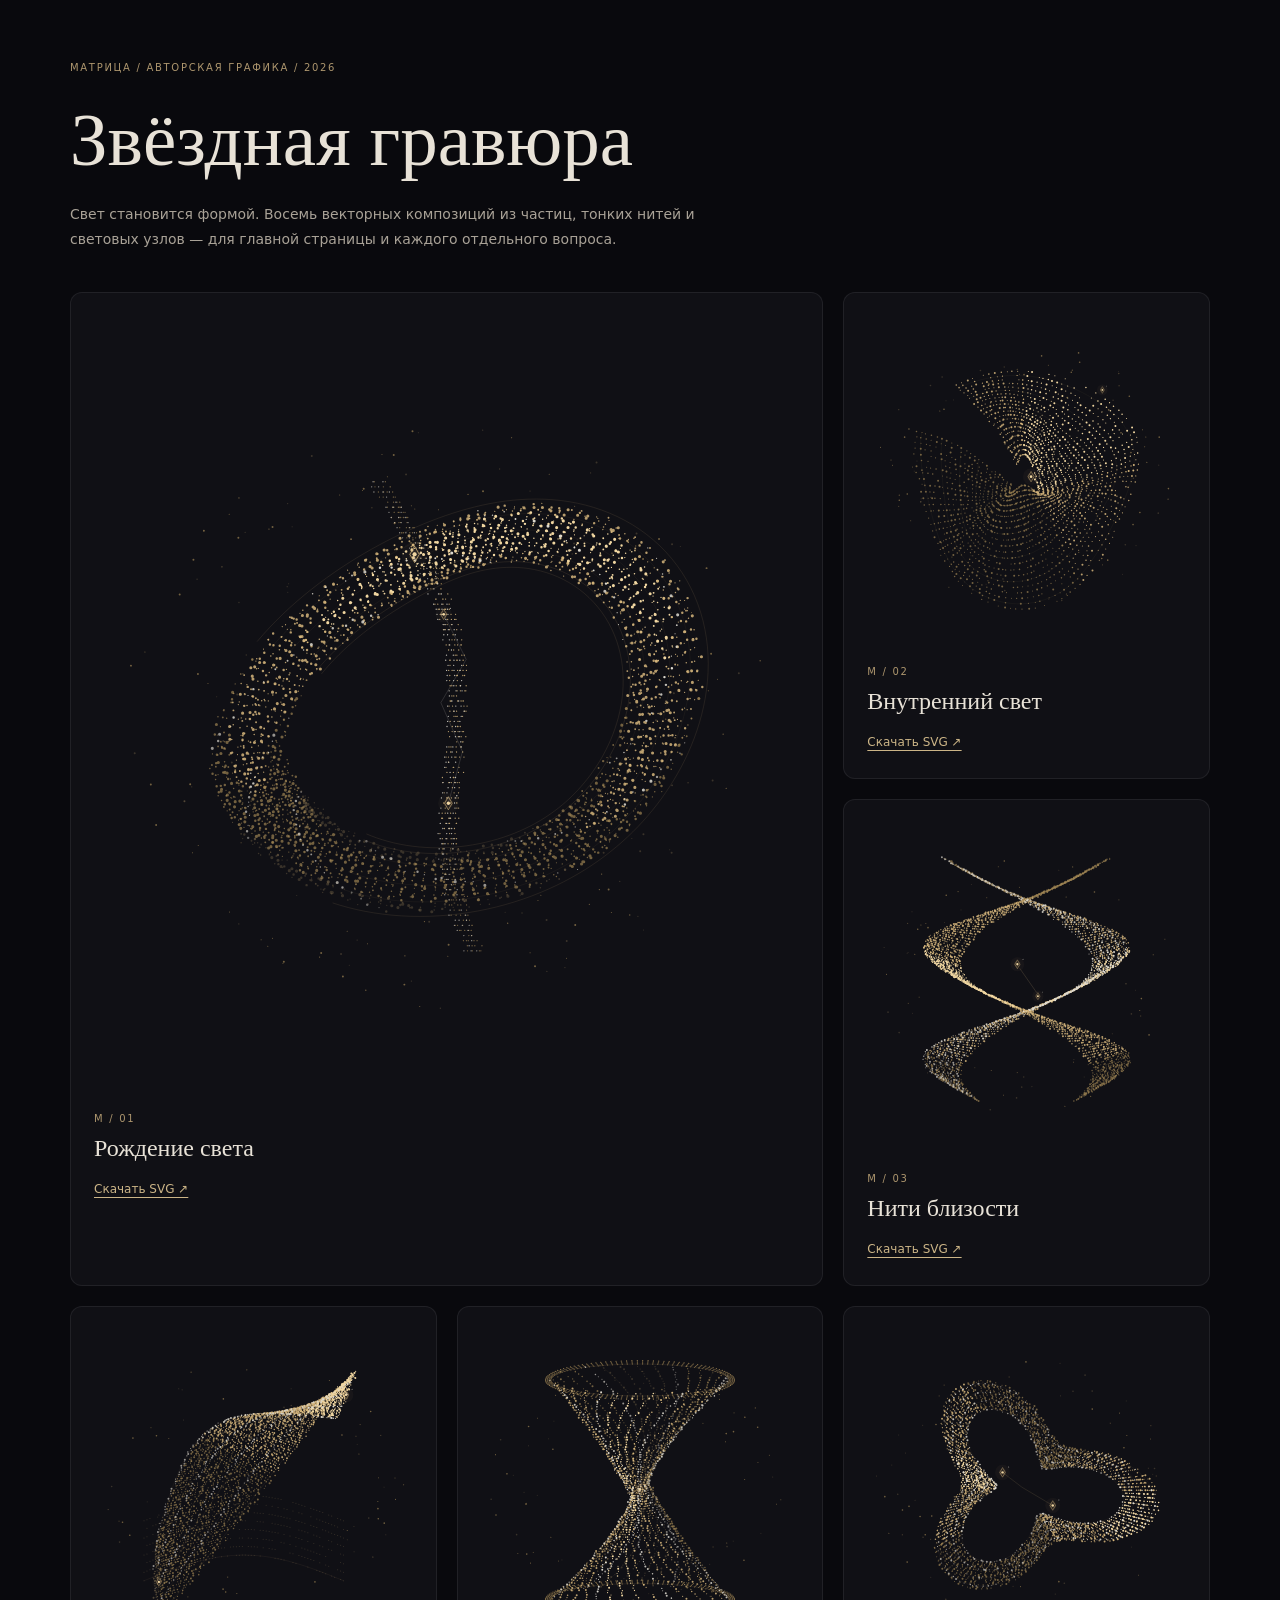
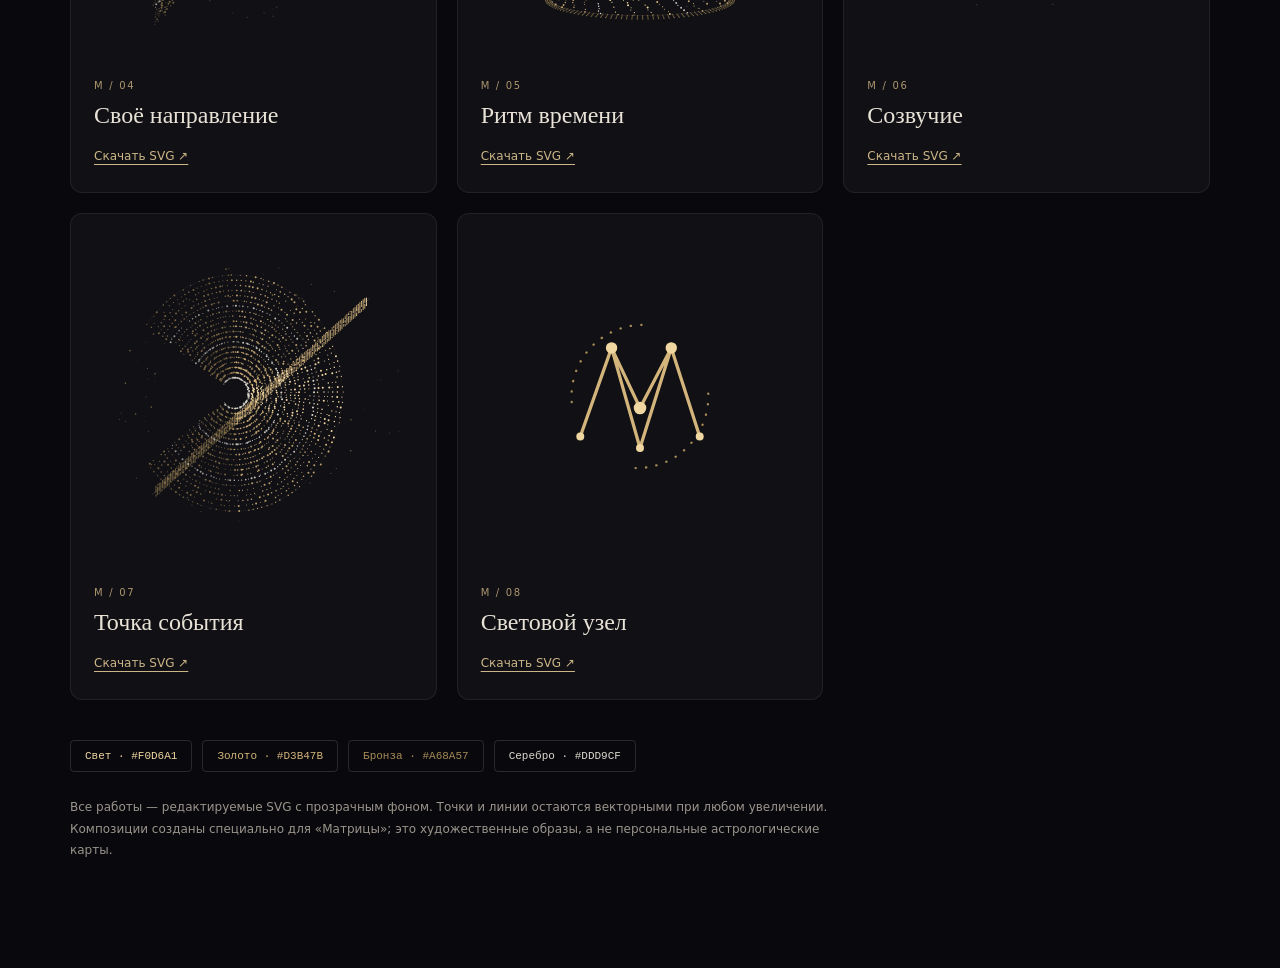
<file: app/static/particles/index.html>
<!doctype html>
<html lang="ru">
  <meta charset="utf-8" /><meta
    name="viewport"
    content="width=device-width,initial-scale=1"
  /><title>Звёздная гравюра · Матрица</title
  ><style>
    * {
      box-sizing: border-box;
    }
    body {
      margin: 0;
      background: #09090d;
      color: #e8e2d7;
      font:
        14px/1.8 system-ui,
        sans-serif;
    }
    main {
      max-width: 1200px;
      padding: 54px 30px 80px;
      margin: auto;
    }
    header {
      margin-bottom: 40px;
    }
    small {
      color: #ad966e;
      font-size: 10px;
      letter-spacing: 0.17em;
      text-transform: uppercase;
    }
    h1 {
      font:
        400 clamp(40px, 6vw, 75px) / 1.1 Georgia,
        serif;
      margin: 20px 0;
    }
    header p {
      color: #a9a297;
      max-width: 680px;
      font-size: 14px;
    }
    .grid {
      display: grid;
      grid-template-columns: repeat(3, 1fr);
      gap: 20px;
    }
    figure {
      margin: 0;
      background: #101015;
      border: 1px solid #ffffff12;
      border-radius: 12px;
      overflow: hidden;
    }
    figure:first-child {
      grid-column: span 2;
      grid-row: span 2;
      display: flex;
      flex-direction: column;
      justify-content: center;
    }
    img {
      display: block;
      width: 100%;
      height: auto;
      aspect-ratio: 1;
    }
    figure:last-child img {
      padding: 25%;
    }
    figcaption {
      padding: 0 23px 24px;
    }
    h2 {
      font:
        400 24px Georgia,
        serif;
      margin: 5px 0 14px;
    }
    a {
      color: #ccb587;
      text-underline-offset: 4px;
      font-size: 12px;
    }
    .swatches {
      display: flex;
      gap: 10px;
      flex-wrap: wrap;
      margin-top: 40px;
    }
    .swatches span {
      padding: 9px 14px;
      border: 1px solid #ffffff22;
      border-radius: 4px;
      font: 11px monospace;
    }
    .note {
      color: #9a948b;
      font-size: 12px;
      margin: 25px 0;
      max-width: 780px;
    }
    @media (max-width: 700px) {
      main {
        padding: 32px 20px;
      }
      .grid {
        grid-template-columns: repeat(2, 1fr);
        gap: 12px;
      }
      figure:first-child {
        grid-column: 1/-1;
        grid-row: auto;
      }
      figcaption {
        padding: 0 16px 20px;
      }
      h2 {
        font-size: 19px;
      }
    }
    @media (max-width: 400px) {
      .grid {
        grid-template-columns: 1fr;
      }
      figure:first-child {
        grid-column: auto;
      }
    }
  </style>
  <main>
    <header>
      <small>Матрица / Авторская графика / 2026</small>
      <h1>Звёздная гравюра</h1>
      <p>
        Свет становится формой. Восемь векторных композиций из частиц, тонких
        нитей и световых узлов — для главной страницы и каждого отдельного
        вопроса.
      </p>
    </header>
    <div class="grid">
      <figure>
        <img src="origin.svg" width="640" height="640" alt="Рождение света" />
        <figcaption>
          <small>М / 01</small>
          <h2>Рождение света</h2>
          <a href="origin.svg" download>Скачать SVG ↗</a>
        </figcaption>
      </figure>
      <figure>
        <img src="self.svg" width="640" height="640" alt="Внутренний свет" />
        <figcaption>
          <small>М / 02</small>
          <h2>Внутренний свет</h2>
          <a href="self.svg" download>Скачать SVG ↗</a>
        </figcaption>
      </figure>
      <figure>
        <img
          src="relationships.svg"
          width="640"
          height="640"
          alt="Нити близости"
        />
        <figcaption>
          <small>М / 03</small>
          <h2>Нити близости</h2>
          <a href="relationships.svg" download>Скачать SVG ↗</a>
        </figcaption>
      </figure>
      <figure>
        <img
          src="vocation.svg"
          width="640"
          height="640"
          alt="Своё направление"
        />
        <figcaption>
          <small>М / 04</small>
          <h2>Своё направление</h2>
          <a href="vocation.svg" download>Скачать SVG ↗</a>
        </figcaption>
      </figure>
      <figure>
        <img src="rhythm.svg" width="640" height="640" alt="Ритм времени" />
        <figcaption>
          <small>М / 05</small>
          <h2>Ритм времени</h2>
          <a href="rhythm.svg" download>Скачать SVG ↗</a>
        </figcaption>
      </figure>
      <figure>
        <img src="resonance.svg" width="640" height="640" alt="Созвучие" />
        <figcaption>
          <small>М / 06</small>
          <h2>Созвучие</h2>
          <a href="resonance.svg" download>Скачать SVG ↗</a>
        </figcaption>
      </figure>
      <figure>
        <img src="moment.svg" width="640" height="640" alt="Точка события" />
        <figcaption>
          <small>М / 07</small>
          <h2>Точка события</h2>
          <a href="moment.svg" download>Скачать SVG ↗</a>
        </figcaption>
      </figure>
      <figure>
        <img src="mark.svg" width="640" height="640" alt="Световой узел" />
        <figcaption>
          <small>М / 08</small>
          <h2>Световой узел</h2>
          <a href="mark.svg" download>Скачать SVG ↗</a>
        </figcaption>
      </figure>
    </div>
    <div class="swatches">
      <span style="color: #f0d6a1">Свет · #F0D6A1</span
      ><span style="color: #d3b47b">Золото · #D3B47B</span
      ><span style="color: #a68a57">Бронза · #A68A57</span
      ><span style="color: #ddd9cf">Серебро · #DDD9CF</span>
    </div>
    <p class="note">
      Все работы — редактируемые SVG с прозрачным фоном. Точки и линии остаются
      векторными при любом увеличении. Композиции созданы специально для
      «Матрицы»; это художественные образы, а не персональные астрологические
      карты.
    </p>
  </main>
</html>
</file>
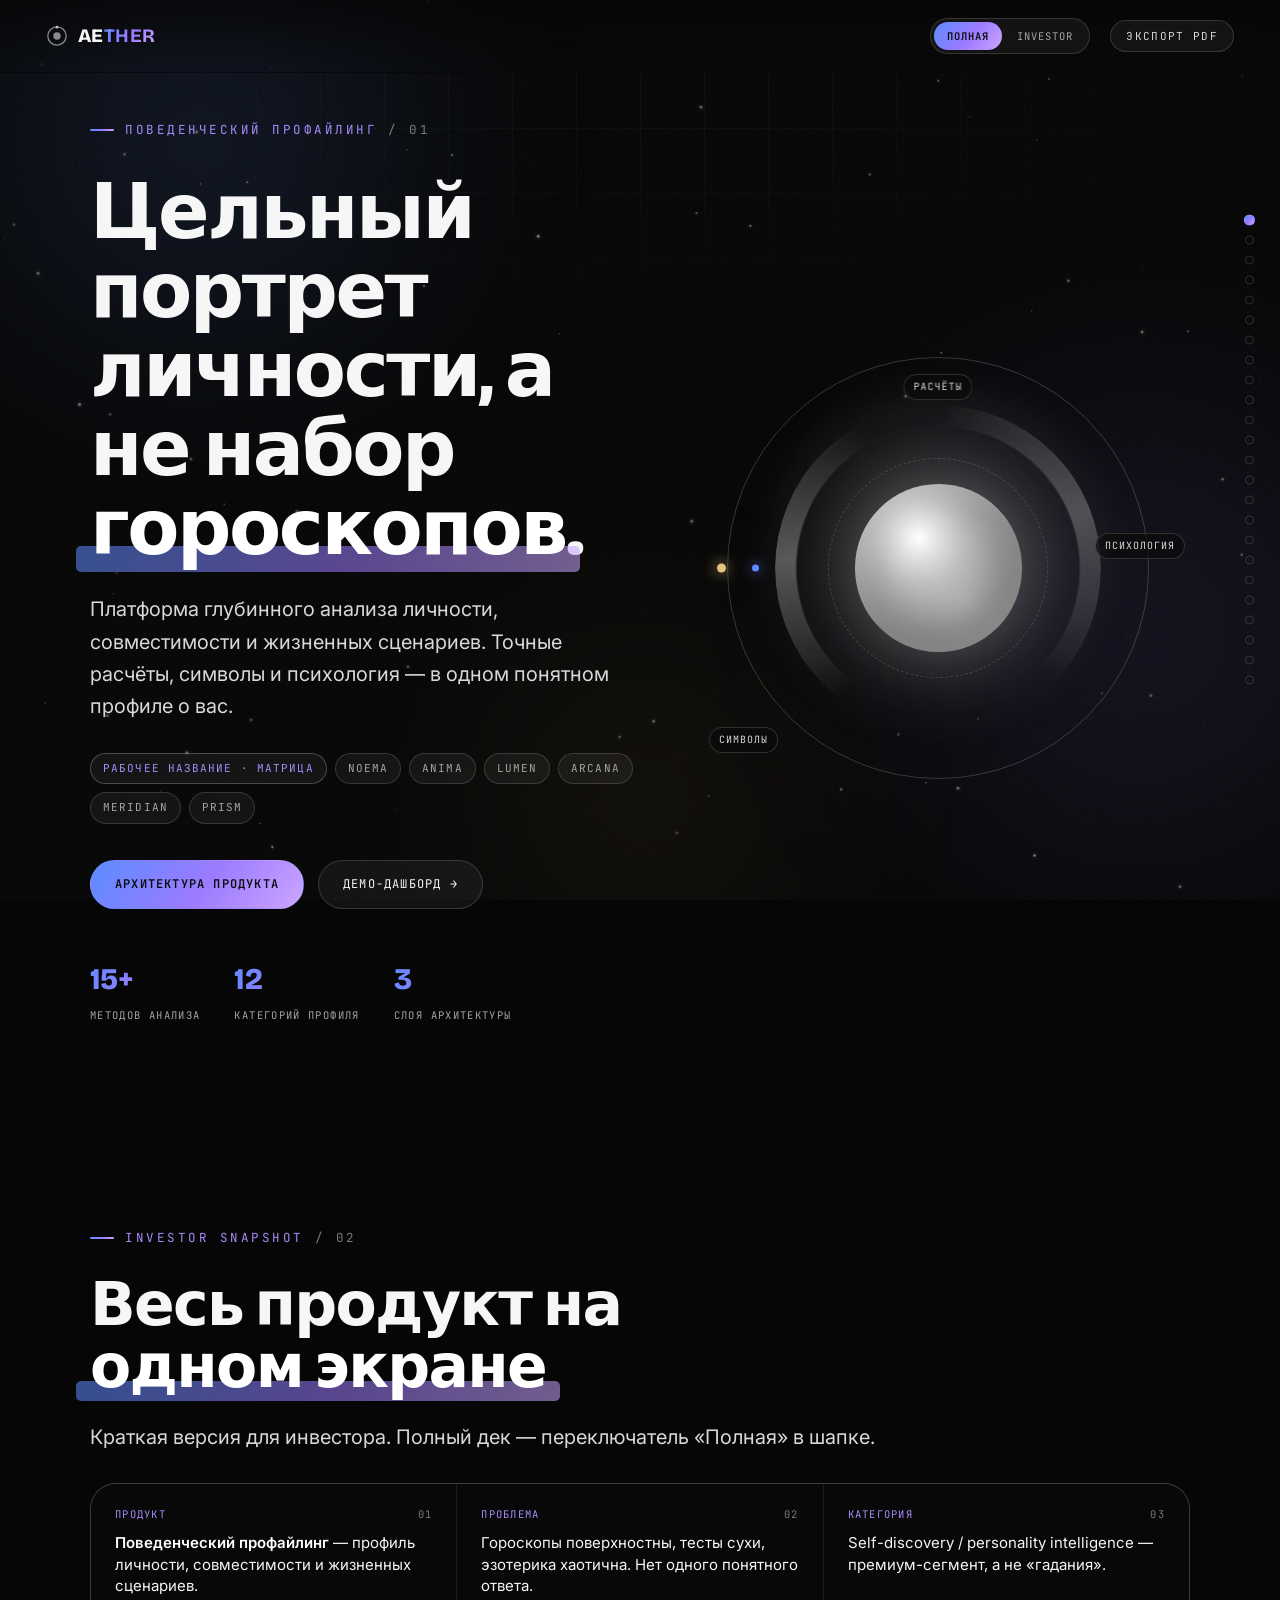
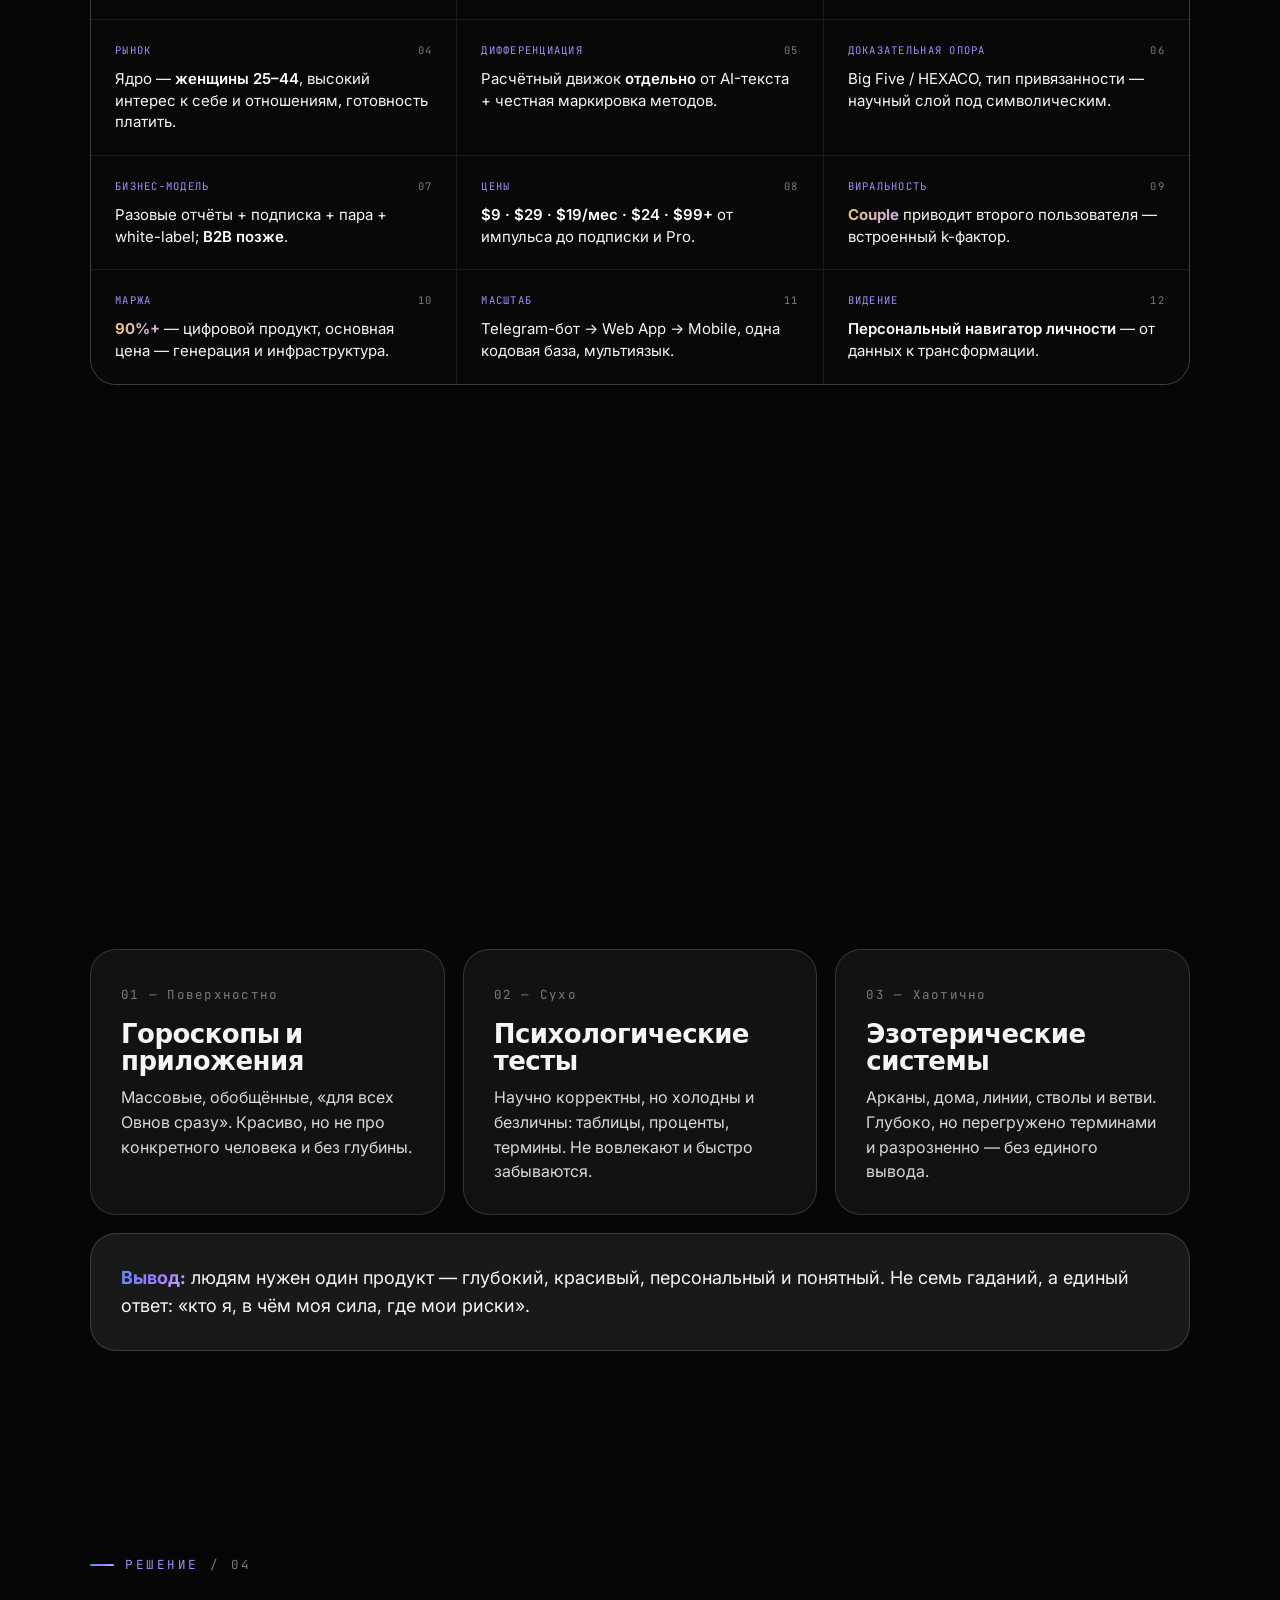
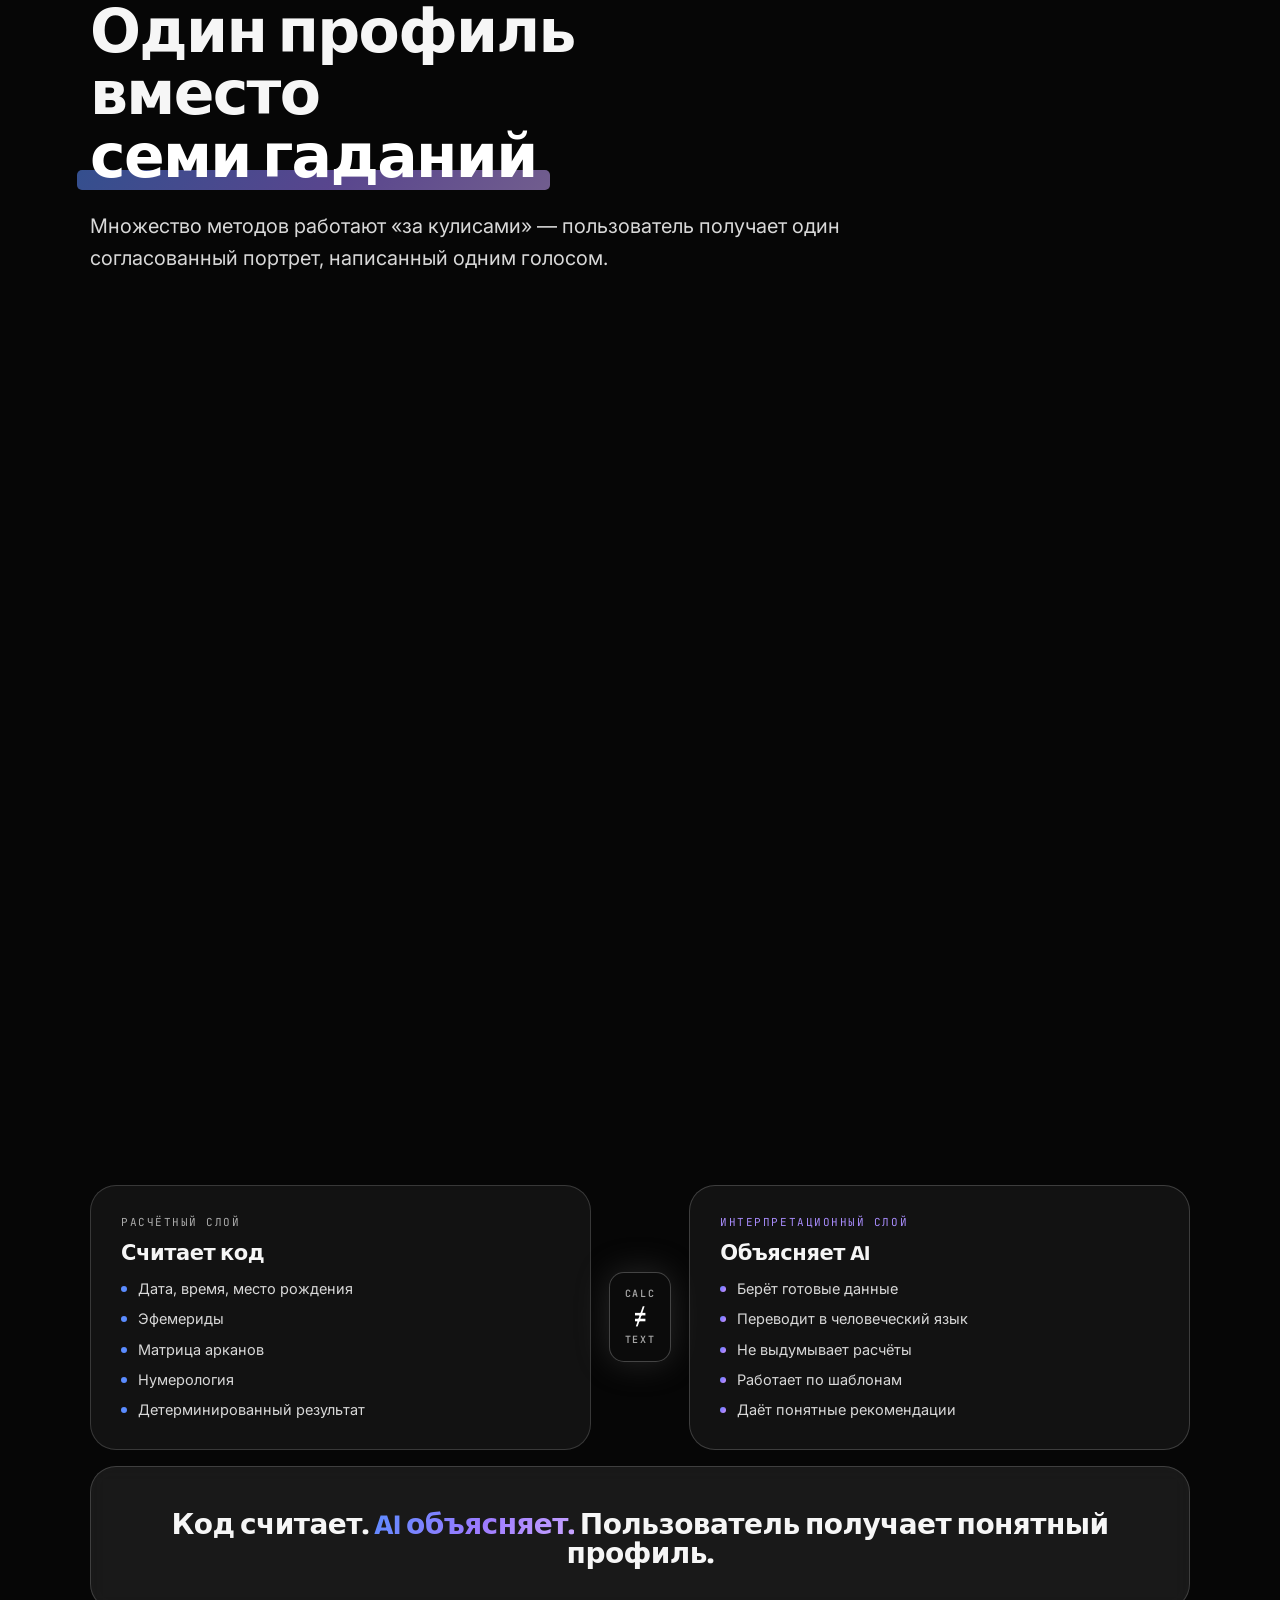
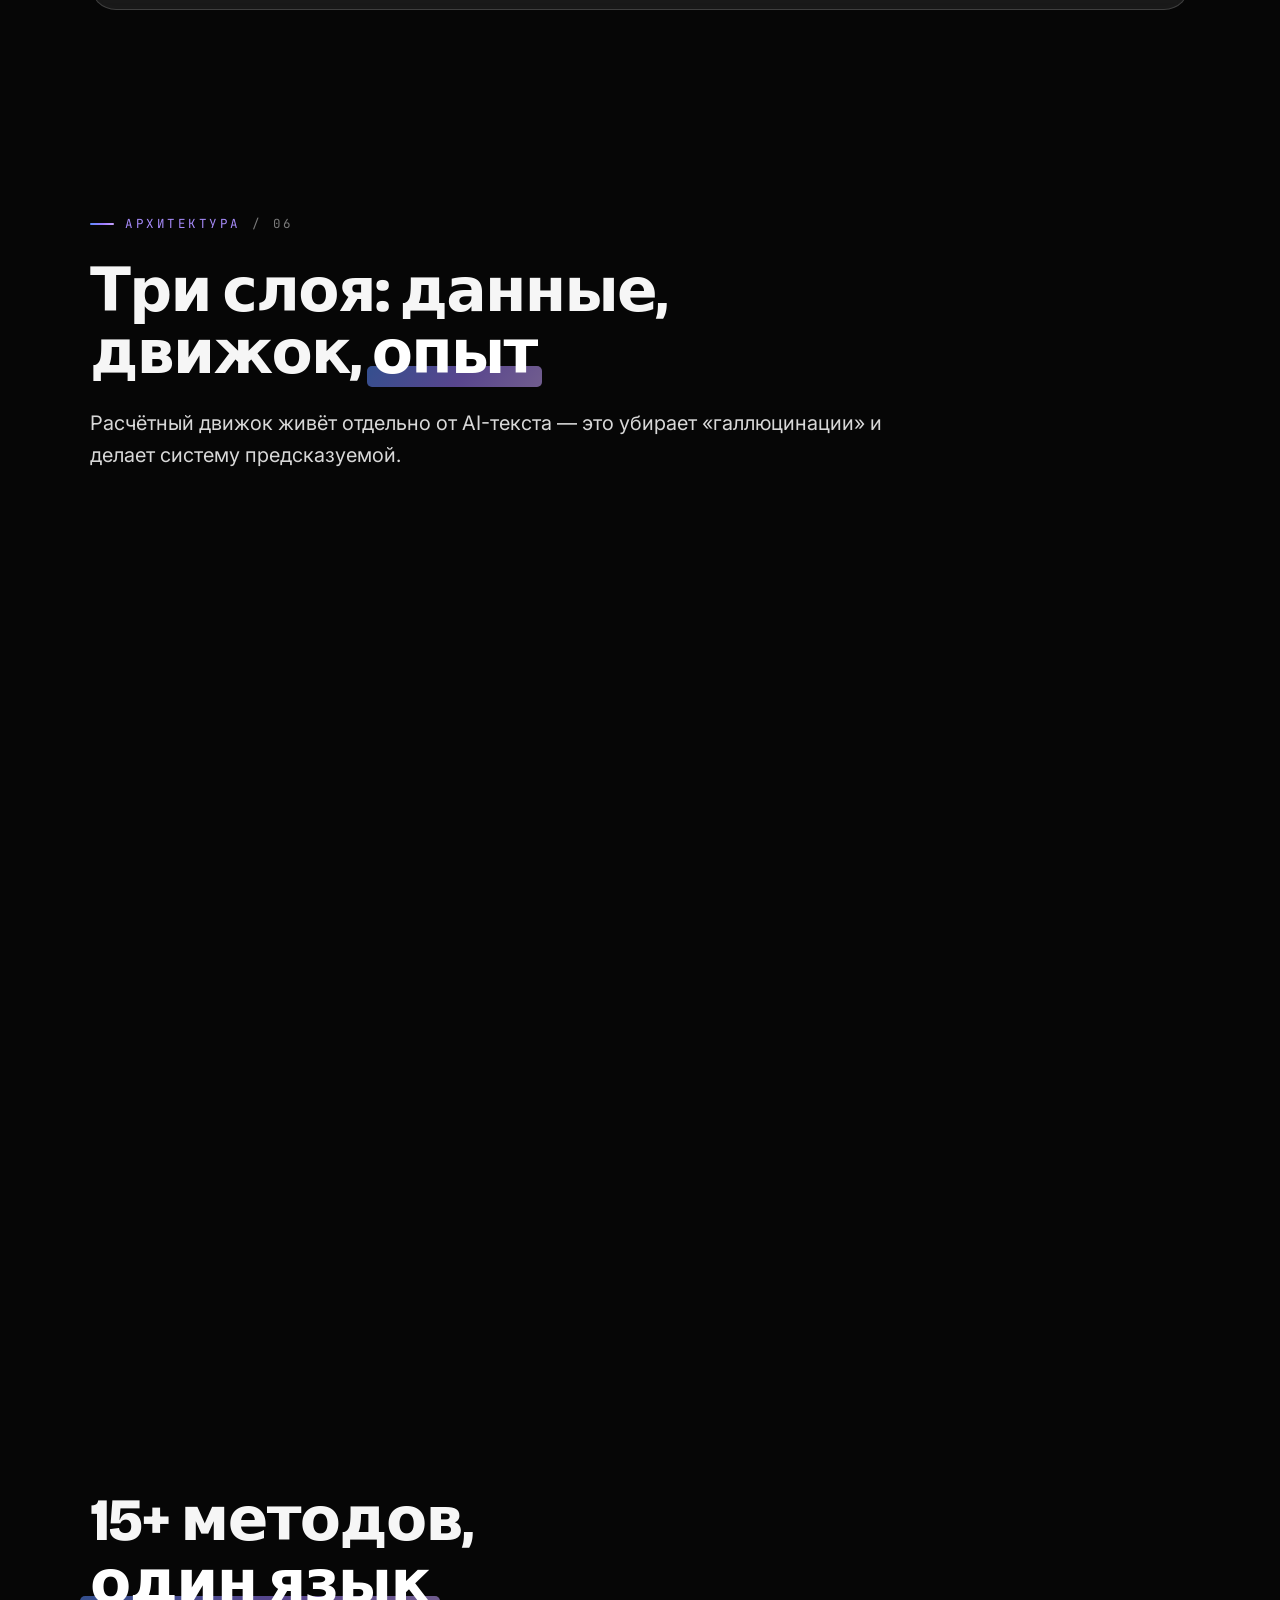
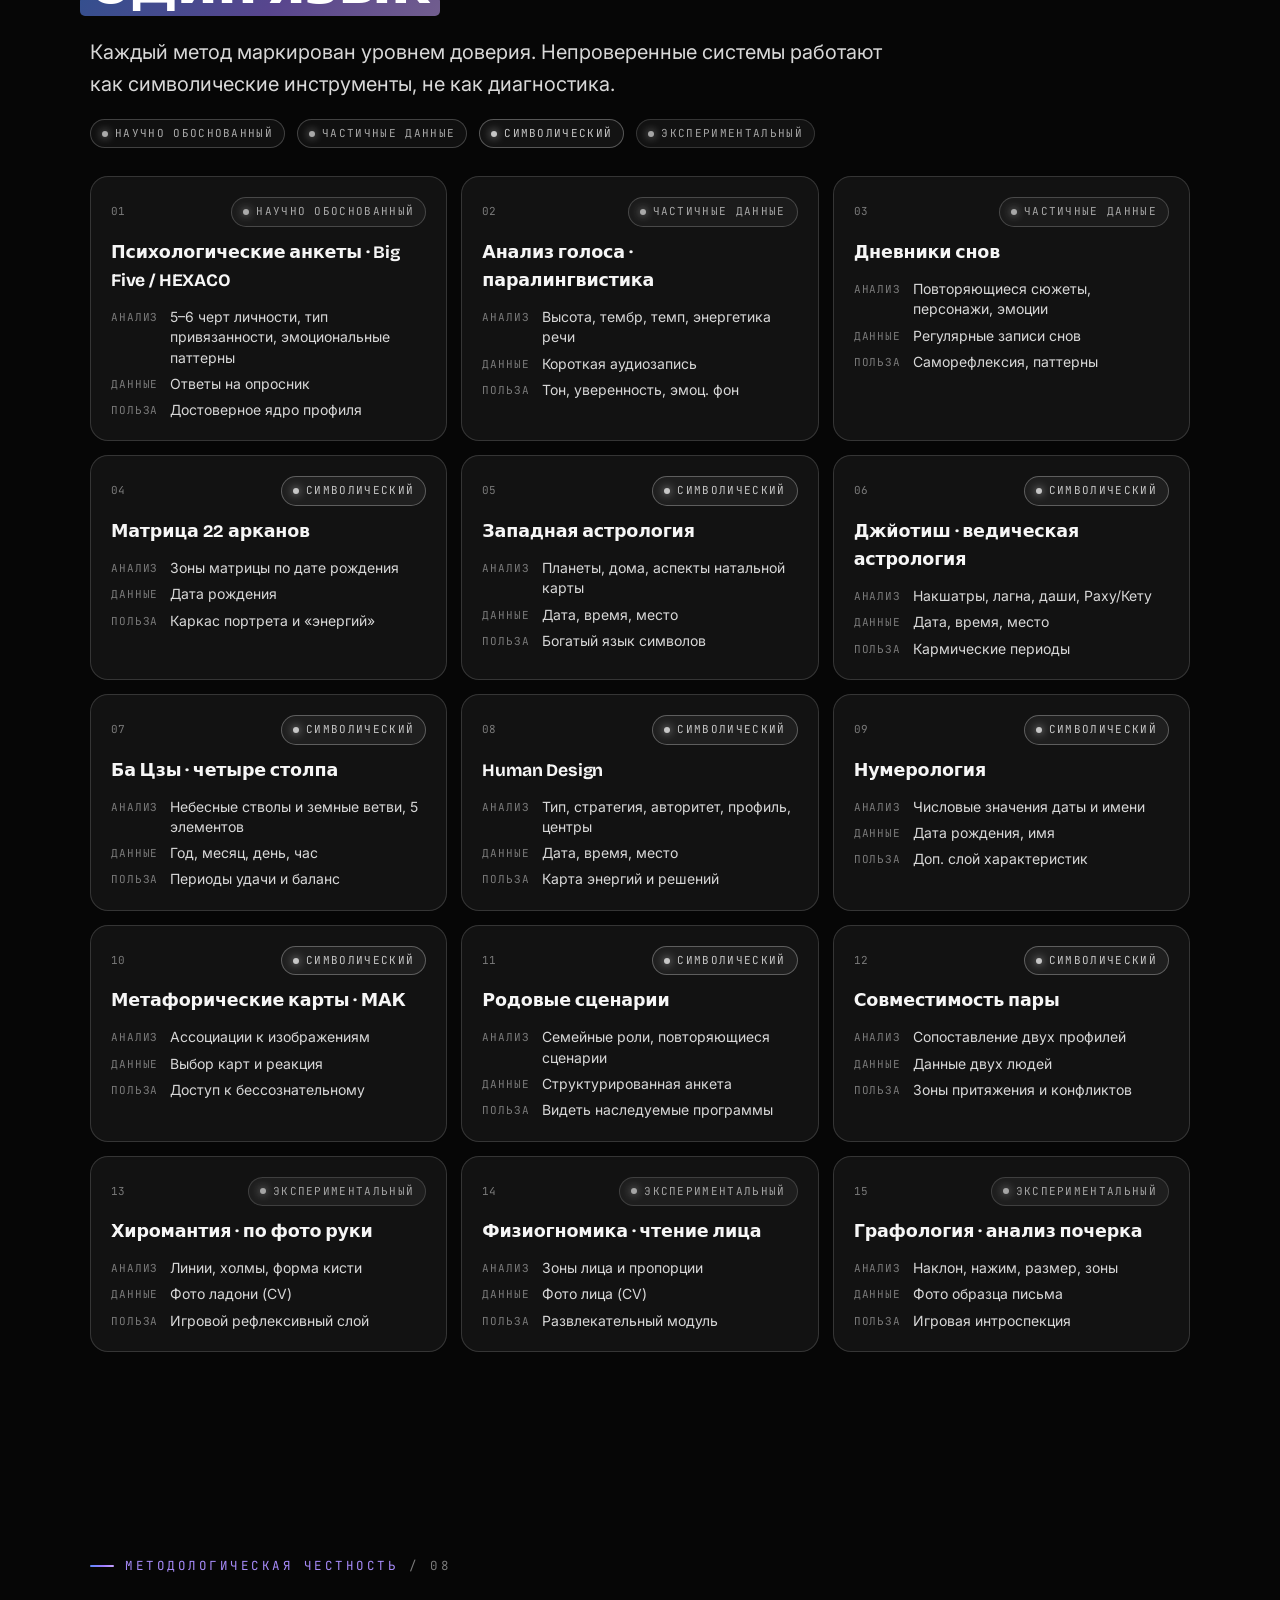
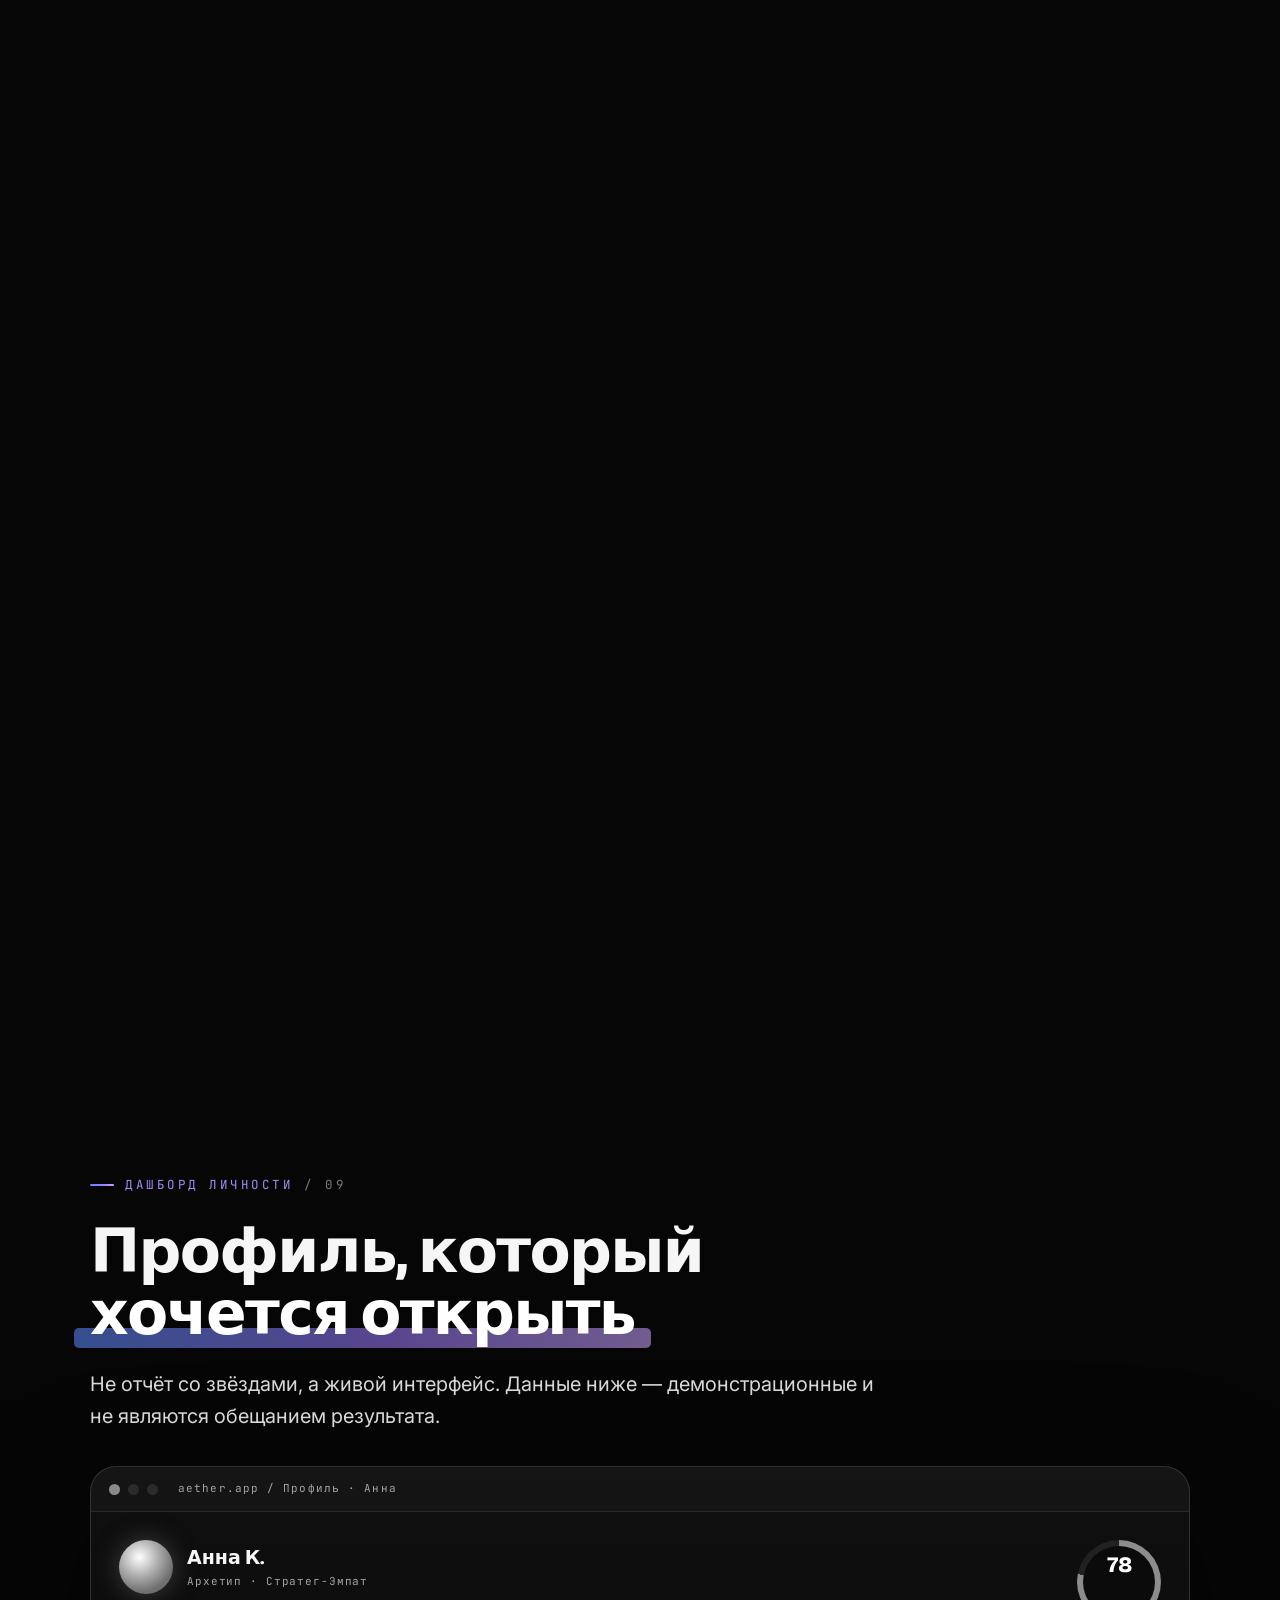
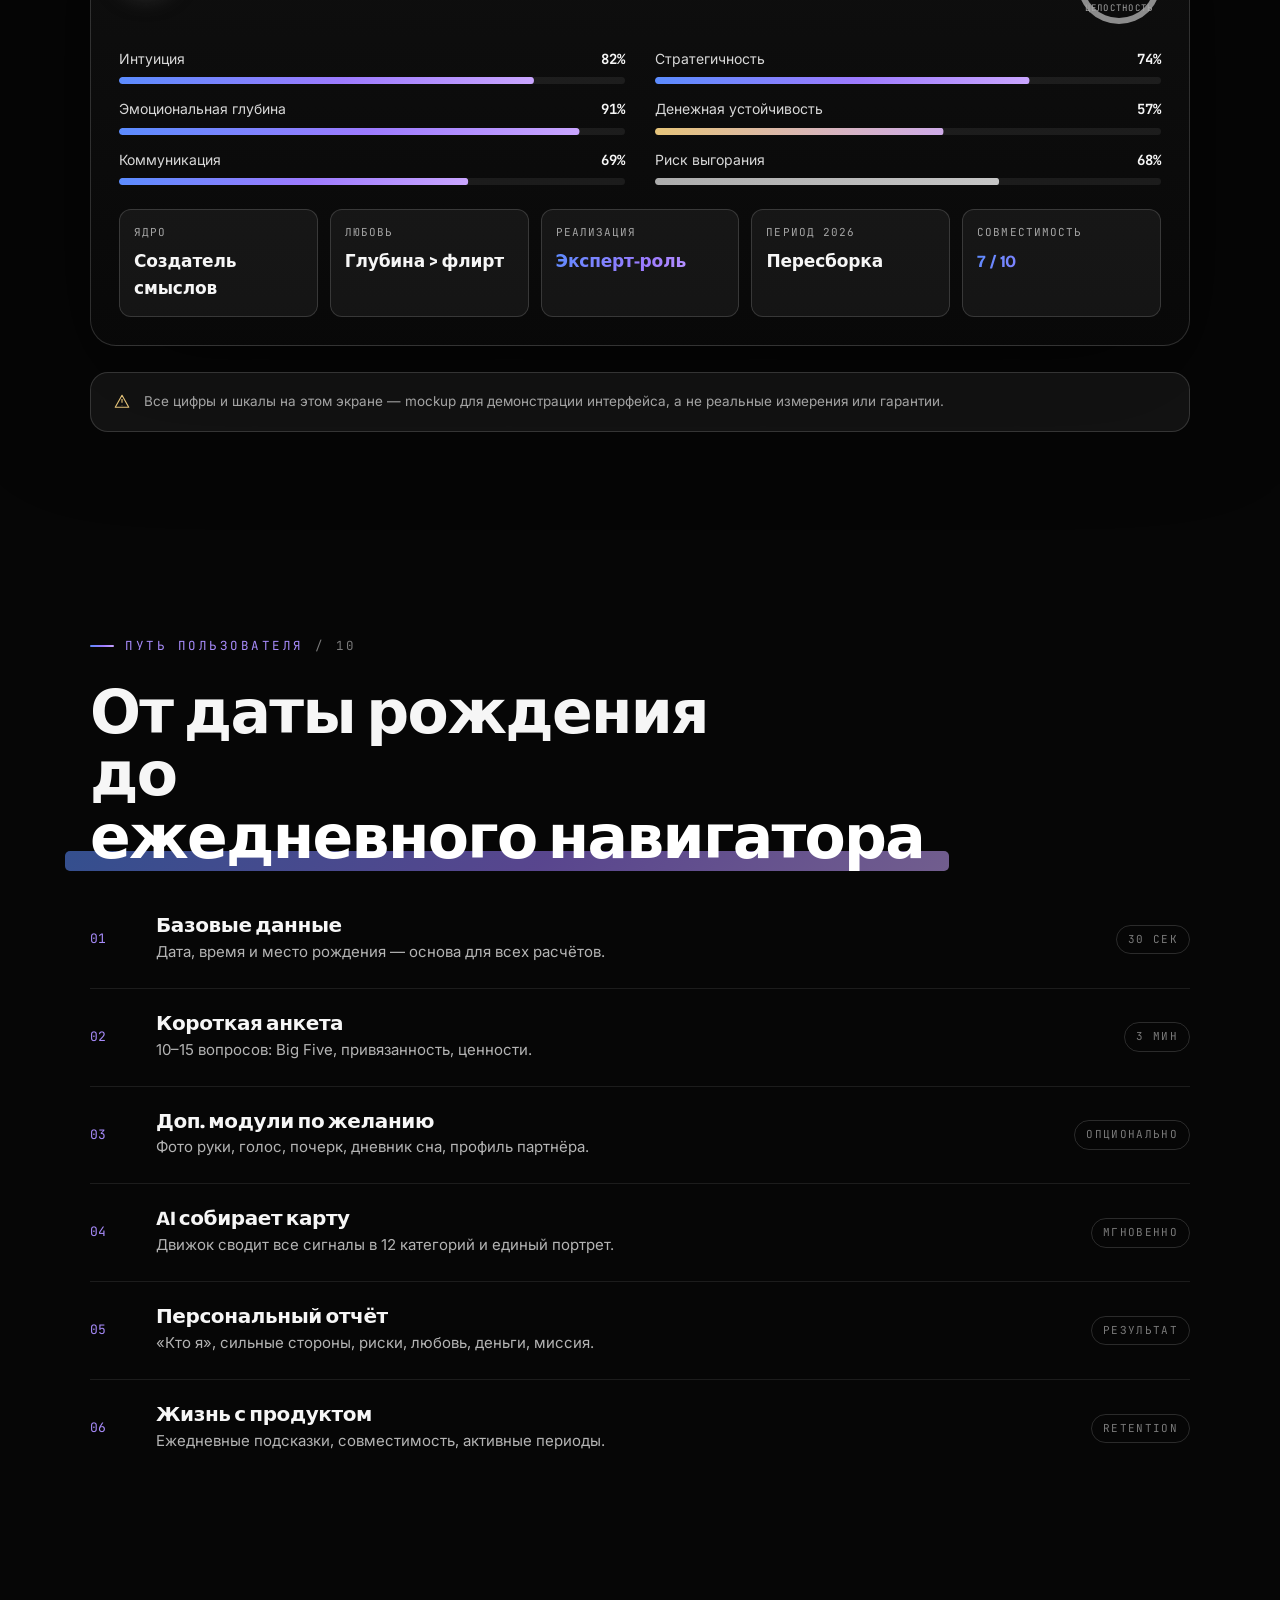
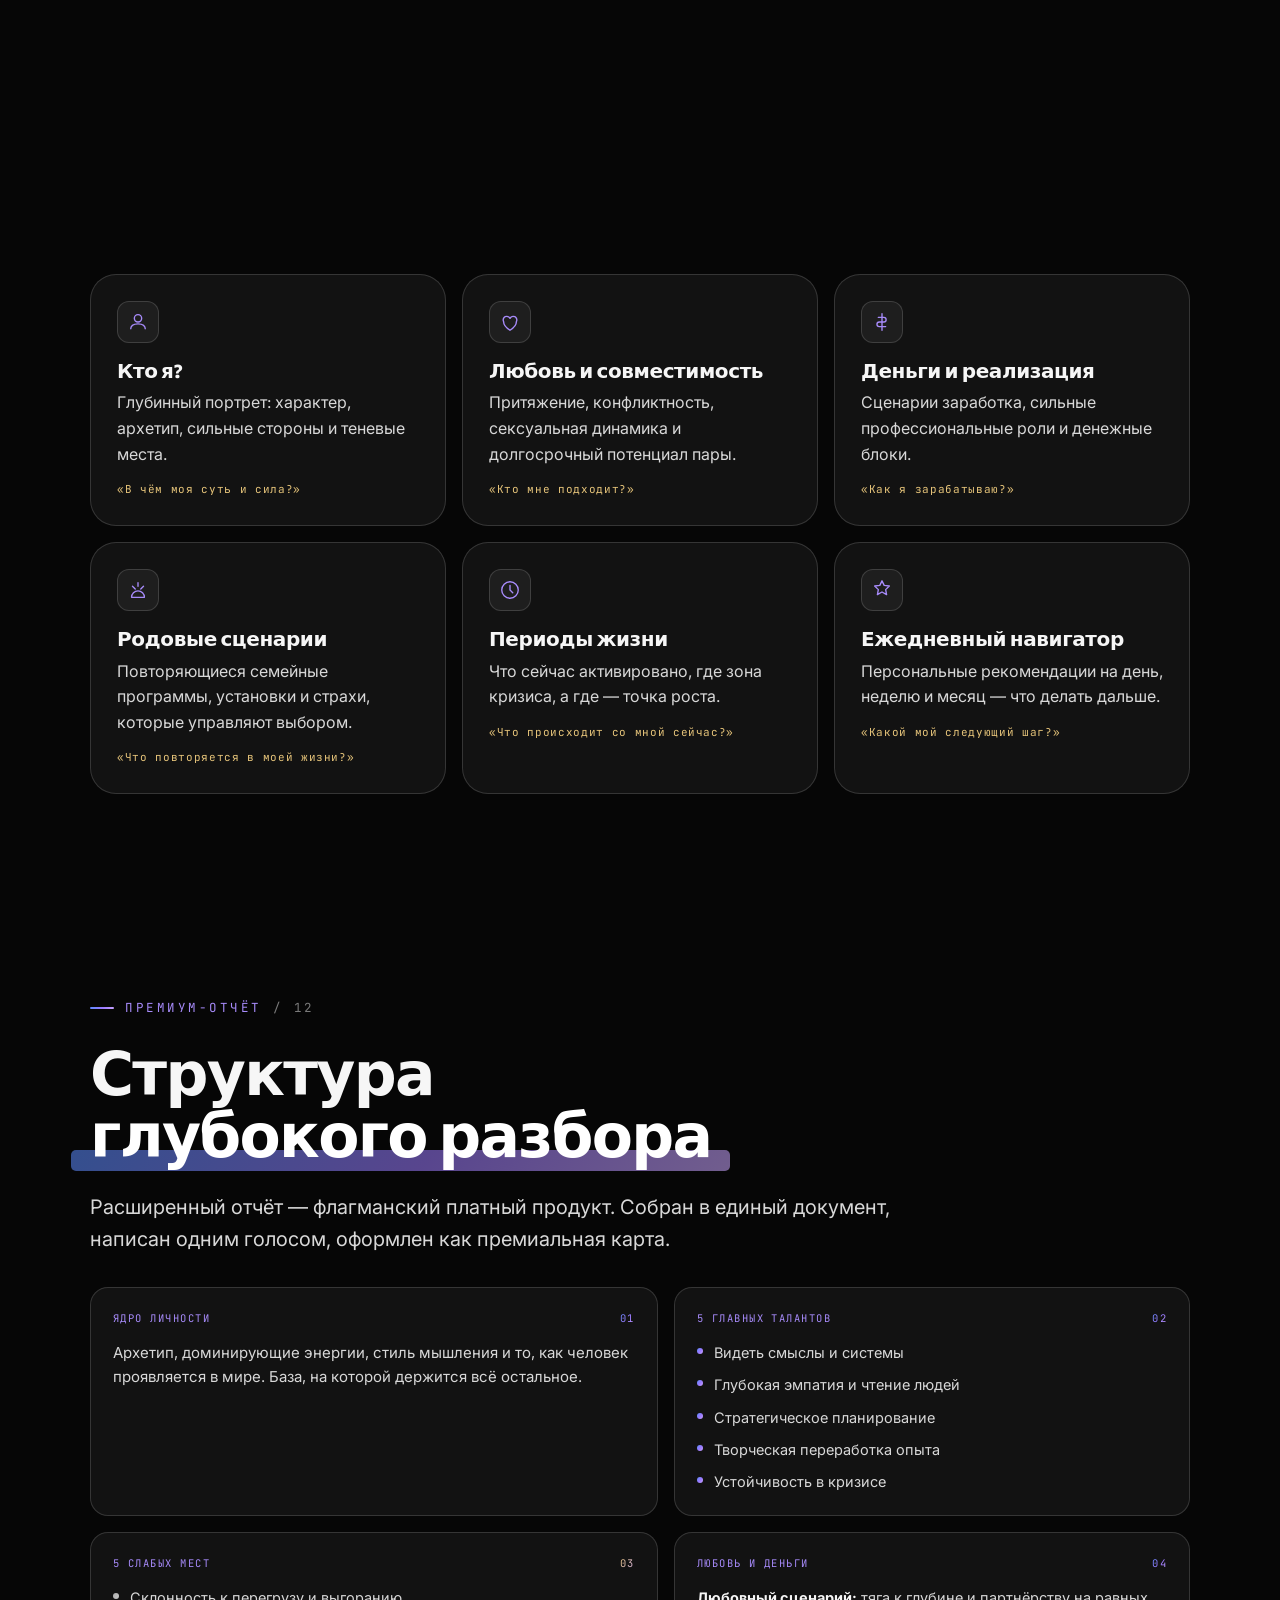
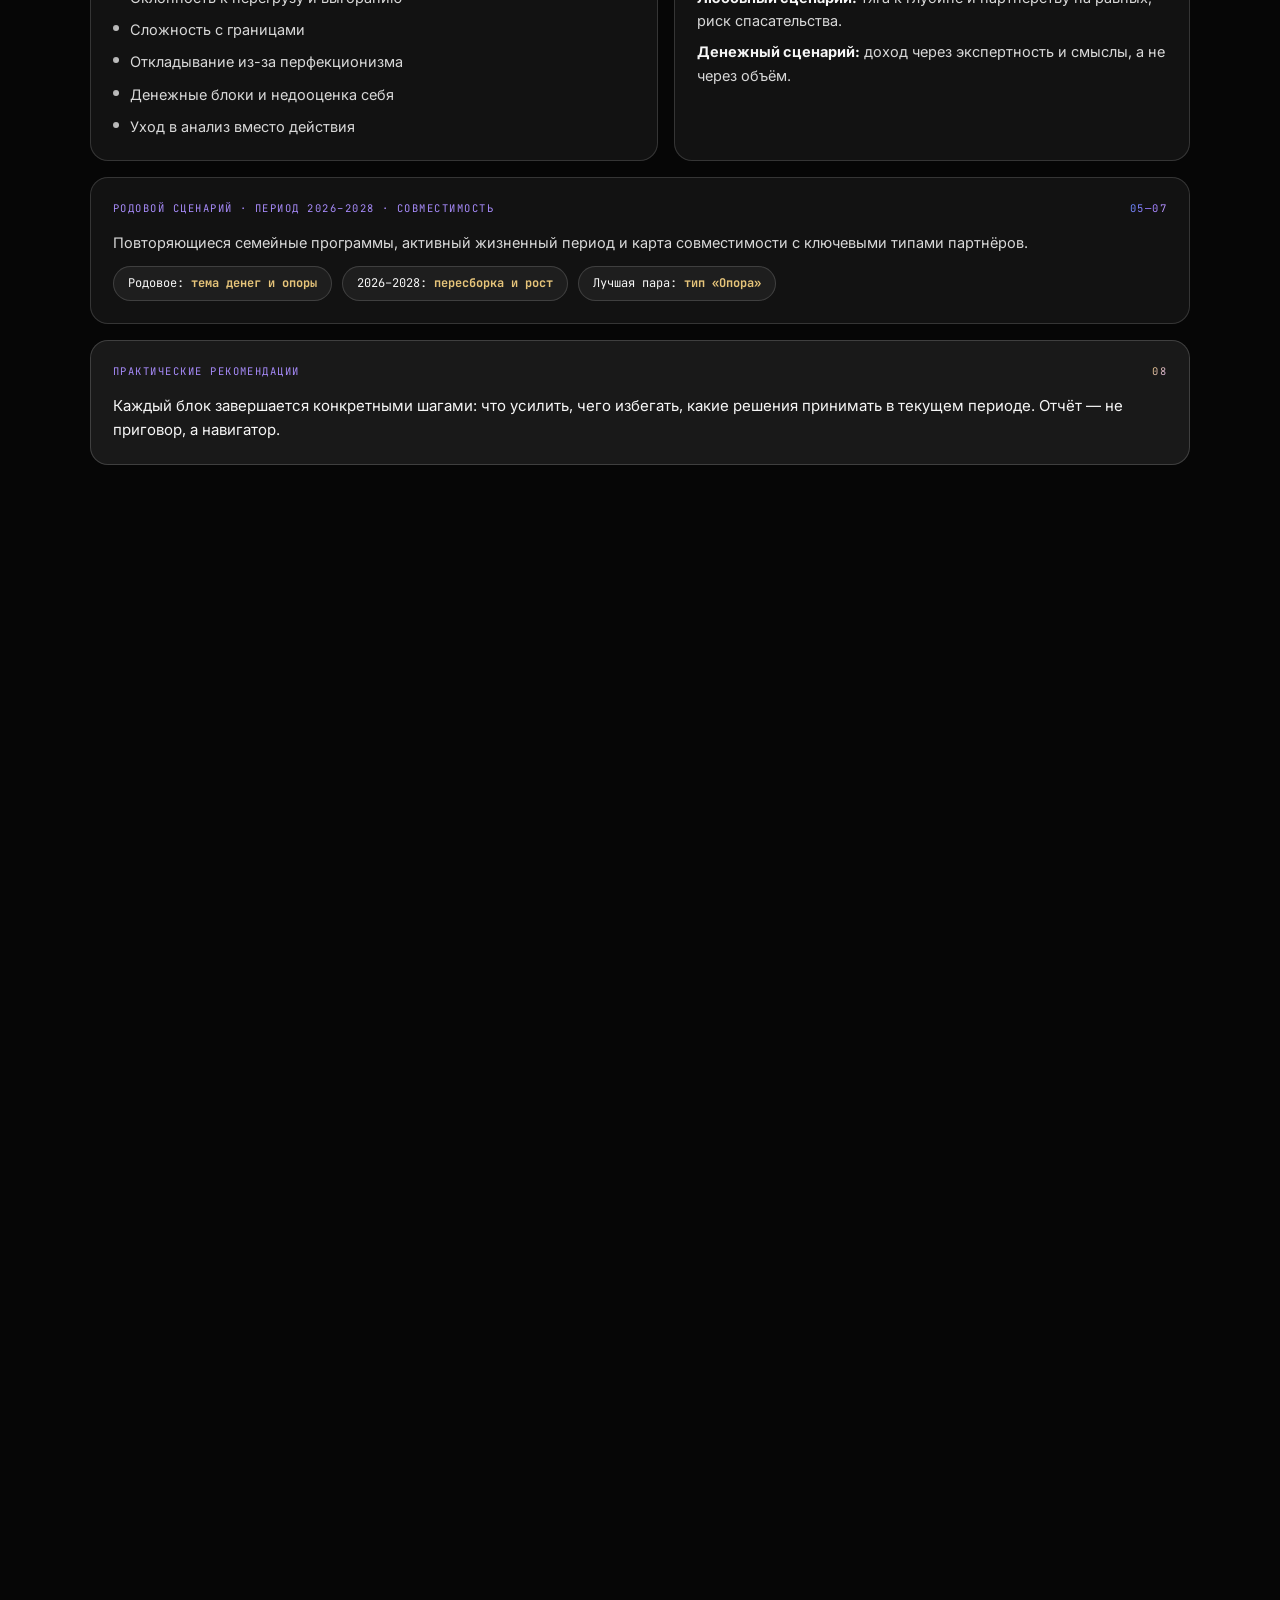
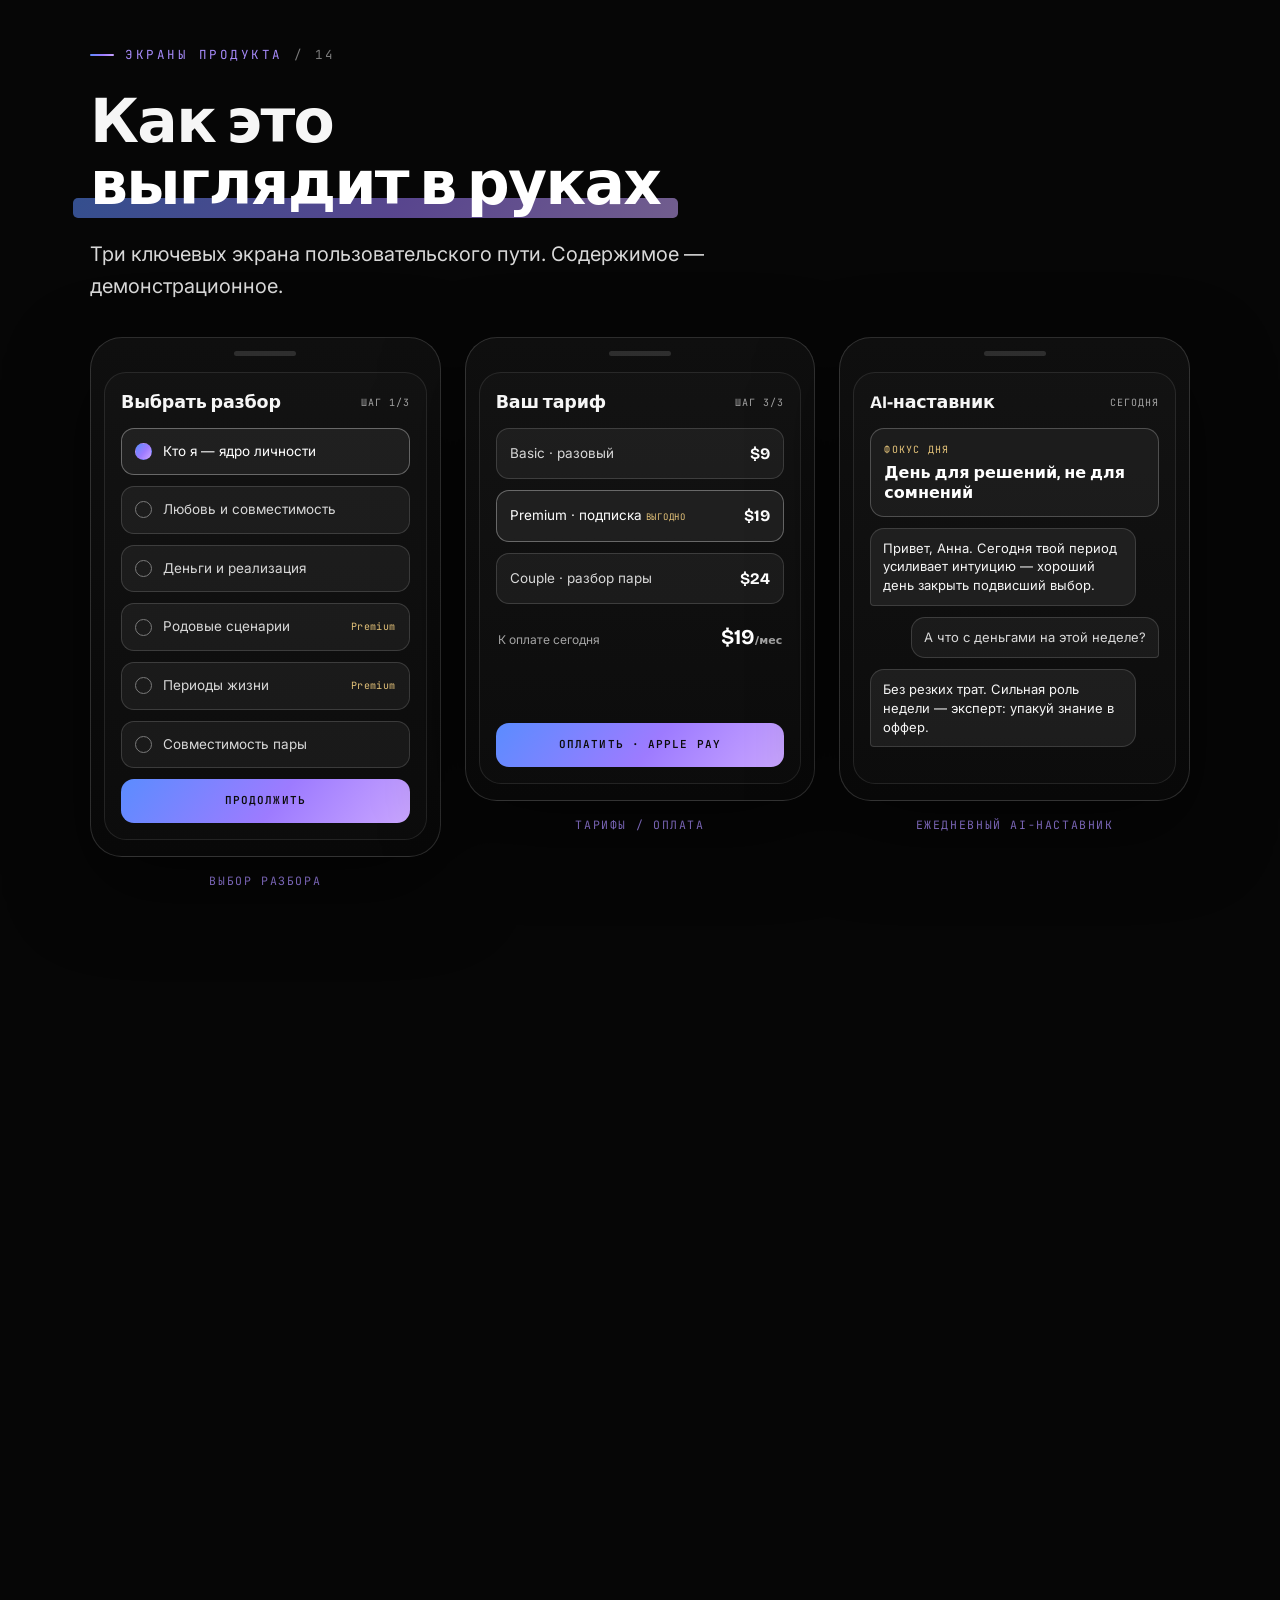
<file: app/deck.html>
<!DOCTYPE html>
<html lang="ru">
<head>
<meta charset="UTF-8">
<meta name="viewport" content="width=device-width, initial-scale=1.0">
<title>МАТРИЦА — Поведенческий профайлинг</title>
<link rel="preconnect" href="https://fonts.googleapis.com">
<link rel="preconnect" href="https://fonts.gstatic.com" crossorigin>
<link href="https://fonts.googleapis.com/css2?family=Bricolage+Grotesque:opsz,wght@12..96,400..800&family=Inter:wght@400;500;600&family=JetBrains+Mono:wght@400;500;600&family=Space+Grotesk:wght@500;600;700&display=swap" rel="stylesheet">
<style>
/* ============ TOKENS ============ */
:root{
  --bg:#060606;
  --bg-2:#0b0b0b;
  --ink:#f6f6f6;
  --ink-2:#d8d8d8;
  --muted:#a4a4a4;
  --faint:#7a7a7a;
  --line:rgba(255,255,255,.15);
  --line-2:rgba(255,255,255,.09);
  --soft:rgba(255,255,255,.05);
  /* единственный акцент — точечно (1–2 элемента на блок): eyebrow, подсветка, ключевое слово, прогресс, нав */
  --violet:#a78bfa;
  --violet-deep:#7c5cff;
  --blue:#5b8cff;
  --gold:#e6c47a;
  --grad:linear-gradient(128deg,#5b8cff 0%,#9d7bff 54%,#caa6ff 100%);
  --grad-gold:linear-gradient(120deg,#e6c47a 0%,#caa6ff 120%);
  --glass:rgba(255,255,255,.05);
  --glass-2:rgba(255,255,255,.08);
  --r:18px; --r-lg:26px; --r-sm:12px;
  --ease:cubic-bezier(.22,.61,.36,1);
  --ease-ios:cubic-bezier(.32,.72,0,1);
  --font-display:'Bricolage Grotesque','Space Grotesk',system-ui,sans-serif;
  --font-mono:'JetBrains Mono',ui-monospace,monospace;
  --font-body:'Inter',system-ui,-apple-system,sans-serif;
  --maxw:1180px;
}
*{margin:0;padding:0;box-sizing:border-box}
html{overflow-x:clip;scroll-behavior:smooth;-webkit-text-size-adjust:100%}
body{
  background:var(--bg);
  color:var(--ink-2);
  font-family:var(--font-body);
  font-size:17px;line-height:1.6;
  -webkit-font-smoothing:antialiased;
  overflow-x:clip;
  position:relative;
}

/* ============ AMBIENT BACKGROUND ============ */
.bg-fx{position:fixed;inset:0;z-index:0;pointer-events:none;overflow:hidden}
.glow{position:absolute;border-radius:50%;filter:blur(90px);opacity:.5;will-change:transform}
.glow.g1{width:640px;height:640px;top:-180px;left:-120px;background:radial-gradient(circle,#5b8cff4d,transparent 70%);animation:drift1 26s var(--ease) infinite alternate}
.glow.g2{width:720px;height:720px;top:30%;right:-220px;background:radial-gradient(circle,#9d7bff40,transparent 70%);animation:drift2 32s var(--ease) infinite alternate}
.glow.g3{width:520px;height:520px;bottom:-160px;left:30%;background:radial-gradient(circle,#e6c47a24,transparent 70%);animation:drift3 30s var(--ease) infinite alternate}
@keyframes drift1{to{transform:translate(80px,60px)}}
@keyframes drift2{to{transform:translate(-70px,40px)}}
@keyframes drift3{to{transform:translate(50px,-50px)}}
#stars{position:fixed;inset:0;z-index:1;pointer-events:none}
.grain{position:fixed;inset:0;z-index:2;pointer-events:none;opacity:.04;
  background-image:url("data:image/svg+xml,%3Csvg xmlns='http://www.w3.org/2000/svg' width='160' height='160'%3E%3Cfilter id='n'%3E%3CfeTurbulence type='fractalNoise' baseFrequency='.85' numOctaves='2'/%3E%3C/filter%3E%3Crect width='100%25' height='100%25' filter='url(%23n)'/%3E%3C/svg%3E")}
.mesh{position:fixed;inset:0;z-index:1;pointer-events:none;opacity:.5;
  background-image:linear-gradient(var(--line-2) 1px,transparent 1px),linear-gradient(90deg,var(--line-2) 1px,transparent 1px);
  background-size:64px 64px;
  -webkit-mask-image:radial-gradient(ellipse 70% 55% at 50% 0%,#000000,transparent 75%);
  mask-image:radial-gradient(ellipse 70% 55% at 50% 0%,#000000,transparent 75%)}

/* ============ SCROLL PROGRESS + NAV ============ */
.progress{position:fixed;top:0;left:0;height:2px;width:100%;transform:scaleX(0);transform-origin:left;z-index:90;background:var(--grad)}
.dotnav{position:fixed;right:26px;top:50%;transform:translateY(-50%);z-index:80;display:flex;flex-direction:column;gap:11px}
.dotnav a{width:9px;height:9px;border-radius:50%;border:1px solid var(--line);background:transparent;transition:all .35s var(--ease);position:relative}
.dotnav a:hover{border-color:var(--violet)}
.dotnav a.on{background:var(--grad);border-color:transparent;transform:scale(1.25)}
.dotnav a span{position:absolute;right:18px;top:50%;transform:translateY(-50%) translateX(6px);opacity:0;white-space:nowrap;font-family:var(--font-mono);font-size:10px;letter-spacing:.12em;text-transform:uppercase;color:var(--muted);pointer-events:none;transition:.3s var(--ease)}
.dotnav a:hover span{opacity:1;transform:translateY(-50%) translateX(0)}

/* ============ HEADER ============ */
.hdr{position:fixed;top:0;left:0;right:0;z-index:85;display:flex;align-items:center;justify-content:space-between;padding:18px clamp(20px,4vw,46px);backdrop-filter:blur(12px);background:linear-gradient(180deg,rgba(6,6,6,.7),transparent);border-bottom:1px solid transparent;transition:border-color .4s}
.hdr.scrolled{border-bottom:1px solid var(--line-2);background:rgba(6,6,6,.82)}
.brand{display:flex;align-items:center;gap:10px;font-family:var(--font-display);font-weight:800;font-size:19px;letter-spacing:.02em;color:var(--ink)}
.brand .mark{width:22px;height:22px;flex:none}
.brand b{background:var(--grad);-webkit-background-clip:text;background-clip:text;color:transparent}
.hdr-right{display:flex;align-items:center;gap:20px}
.hdr-tag{font-family:var(--font-mono);font-size:11px;letter-spacing:.18em;text-transform:uppercase;color:var(--muted)}
.btn-print{font-family:var(--font-mono);font-size:11px;letter-spacing:.12em;text-transform:uppercase;color:var(--ink-2);background:var(--glass);border:1px solid var(--line);border-radius:999px;padding:8px 15px;cursor:pointer;transition:.3s var(--ease)}
.btn-print:hover{border-color:var(--violet);color:#ffffff}

/* ============ LAYOUT ============ */
.wrap{width:100%;max-width:var(--maxw);margin:0 auto;padding:0 clamp(20px,4vw,40px);position:relative;z-index:5}
section{position:relative;z-index:5;min-height:100vh;display:flex;align-items:center;padding:112px 0 84px}
section.compact{min-height:auto;padding:96px 0}
.eyebrow{display:inline-flex;align-items:center;gap:11px;font-family:var(--font-mono);font-size:12px;letter-spacing:.2em;text-transform:uppercase;color:var(--violet);margin-bottom:26px}
.eyebrow::before{content:"";width:24px;height:2px;background:var(--grad);border-radius:2px}
.eyebrow .num{color:var(--faint)}
h1,h2,h3{font-family:var(--font-display);color:var(--ink);font-weight:800;letter-spacing:-.028em;line-height:1.04}
h2.title{font-size:clamp(33px,5vw,60px);margin-bottom:22px;max-width:18ch}
h3{font-size:clamp(20px,2.4vw,26px);letter-spacing:-.02em}
.lead{font-size:clamp(17px,1.7vw,20px);color:var(--ink-2);max-width:62ch;line-height:1.62}
.hl{position:relative;z-index:0;color:#ffffff;white-space:nowrap}
@media(max-width:600px){.hl{white-space:normal}}
.hl::after{content:"";position:absolute;left:-3%;right:-3%;bottom:.04em;height:.34em;border-radius:5px;background:var(--grad);opacity:.55;z-index:-1}
.grad-txt{background:var(--grad);-webkit-background-clip:text;background-clip:text;color:transparent}
.gold-txt{background:var(--grad-gold);-webkit-background-clip:text;background-clip:text;color:transparent}

/* ============ GLASS CARD ============ */
.card{background:var(--glass);border:1px solid var(--line);border-radius:var(--r-lg);backdrop-filter:blur(10px);padding:30px;position:relative;transition:transform .5s var(--ease),border-color .5s var(--ease)}
.card.lift:hover{transform:translateY(-5px);border-color:rgba(153,153,153,.45)}
.card .idx{font-family:var(--font-mono);font-size:12px;color:var(--faint);letter-spacing:.1em}
.card h3{margin:14px 0 10px}
.card p{font-size:15px;color:var(--ink-2);line-height:1.58}
.eg{font-size:14px;color:var(--muted)}

/* ============ BADGES ============ */
.badge{display:inline-flex;align-items:center;gap:7px;font-family:var(--font-mono);font-size:10.5px;letter-spacing:.12em;text-transform:uppercase;padding:5px 11px;border-radius:999px;border:1px solid var(--line);white-space:nowrap}
.badge::before{content:"";width:6px;height:6px;border-radius:50%;background:currentColor;box-shadow:0 0 8px currentColor}
.badge--high{color:#ababab;border-color:rgba(138,138,138,.4);background:rgba(138,138,138,.08)}
.badge--mid{color:#a8a8a8;border-color:rgba(140,140,140,.4);background:rgba(140,140,140,.08)}
.badge--sym{color:#c6c6c6;border-color:rgba(198,198,198,.38);background:rgba(198,198,198,.07)}
.badge--exp{color:#a5a5a5;border-color:var(--line);background:var(--soft)}

/* ============ GRID ============ */
.grid{display:grid;gap:18px}
.g2{grid-template-columns:repeat(2,1fr)}
.g3{grid-template-columns:repeat(3,1fr)}
.g4{grid-template-columns:repeat(4,1fr)}
.auto{grid-template-columns:repeat(auto-fit,minmax(250px,1fr))}

/* ============ REVEAL (progressive enhancement: hidden only when JS adds .anim) ============ */
.rv{transition:opacity .8s var(--ease),transform .8s var(--ease),filter .8s var(--ease)}
body.anim .rv{opacity:0;transform:translateY(26px);filter:blur(6px)}
body.anim .rv.in{opacity:1;transform:none;filter:none}
.rv.d1{transition-delay:.08s}.rv.d2{transition-delay:.16s}.rv.d3{transition-delay:.24s}.rv.d4{transition-delay:.32s}.rv.d5{transition-delay:.4s}.rv.d6{transition-delay:.48s}

/* ============ HERO ============ */
#hero{min-height:100vh;overflow:hidden}
.hero-grid{display:grid;grid-template-columns:1.05fr .95fr;gap:40px;align-items:center;width:100%}
.hero-names{display:flex;flex-wrap:wrap;gap:8px;margin:30px 0 0}
.chip{font-family:var(--font-mono);font-size:11px;letter-spacing:.1em;text-transform:uppercase;color:var(--muted);border:1px solid var(--line);border-radius:999px;padding:6px 12px;background:var(--soft)}
.chip.work{color:var(--violet);border-color:rgba(153,153,153,.4)}
.hero-cta{display:flex;flex-wrap:wrap;gap:14px;margin-top:36px}
.btn{display:inline-flex;align-items:center;gap:9px;font-family:var(--font-mono);font-size:12px;letter-spacing:.1em;text-transform:uppercase;padding:14px 24px;border-radius:999px;cursor:pointer;text-decoration:none;transition:.35s var(--ease);position:relative;overflow:hidden}
.btn-primary{color:#0b0b0b;background:var(--grad);border:1px solid transparent;font-weight:600}
.btn-primary:hover{transform:translateY(-2px);box-shadow:0 14px 40px rgba(111,111,111,.4)}
.btn-ghost{color:var(--ink);background:var(--glass);border:1px solid var(--line)}
.btn-ghost:hover{border-color:var(--violet);transform:translateY(-2px)}
.h1xl{font-size:clamp(40px,6.6vw,76px);letter-spacing:-.032em;margin:8px 0 24px}
.hero-stats{display:flex;gap:34px;margin-top:46px;flex-wrap:wrap}
.hstat .n{font-family:var(--font-display);font-weight:800;font-size:30px;letter-spacing:-.02em}
.hstat .l{font-family:var(--font-mono);font-size:10.5px;letter-spacing:.13em;text-transform:uppercase;color:var(--muted);margin-top:4px}

/* AURA CORE */
.aura{position:relative;width:min(440px,80vw);aspect-ratio:1;margin:0 auto;display:grid;place-items:center}
.aura::before{content:"";position:absolute;inset:8%;border-radius:50%;background:radial-gradient(circle at 50% 45%,rgba(140,140,140,.4),rgba(138,138,138,.12) 45%,transparent 70%);filter:blur(14px)}
.ring{position:absolute;border-radius:50%;inset:0}
.ring.a{border:1px solid rgba(153,153,153,.32);inset:2%;animation:spin 34s linear infinite}
.ring.b{inset:13%;background:conic-gradient(from 0deg,transparent,rgba(138,138,138,.5),transparent 38%,transparent 60%,rgba(198,198,198,.4),transparent 92%);-webkit-mask:radial-gradient(circle,transparent 61%,#000000 62%);mask:radial-gradient(circle,transparent 61%,#000000 62%);animation:spin 22s linear infinite reverse}
.ring.c{inset:25%;border:1px dashed rgba(255,255,255,.16);animation:spin 44s linear infinite}
.core{position:relative;width:38%;aspect-ratio:1;border-radius:50%;background:radial-gradient(circle at 38% 32%,#ffffff,#b4b4b4 30%,#6f6f6f 64%,#353535 100%);box-shadow:0 0 60px rgba(111,111,111,.6),inset 0 0 30px rgba(255,255,255,.3);animation:pulse 6s var(--ease) infinite}
.core::after{content:"";position:absolute;inset:0;border-radius:50%;background:radial-gradient(circle at 65% 70%,rgba(138,138,138,.5),transparent 55%);mix-blend-mode:screen}
.orbit{position:absolute;inset:0;animation:spin 16s linear infinite}
.orbit i{position:absolute;top:50%;left:-1px;width:9px;height:9px;border-radius:50%;background:var(--gold);box-shadow:0 0 14px var(--gold);transform:translateY(-50%)}
.orbit.o2{inset:8%;animation-duration:26s;animation-direction:reverse}
.orbit.o2 i{background:var(--blue);box-shadow:0 0 14px var(--blue);width:7px;height:7px}
.aura-tags{position:absolute;inset:0;pointer-events:none}
.aura-tags span{position:absolute;font-family:var(--font-mono);font-size:10px;letter-spacing:.1em;text-transform:uppercase;color:var(--ink-2);background:rgba(11,11,11,.7);border:1px solid var(--line);border-radius:999px;padding:4px 9px;backdrop-filter:blur(6px)}
.aura-tags .t1{top:6%;left:50%;transform:translateX(-50%)}
.aura-tags .t2{top:42%;right:-6%}
.aura-tags .t3{bottom:8%;left:-2%}
@keyframes spin{to{transform:rotate(360deg)}}
@keyframes pulse{0%,100%{transform:scale(1)}50%{transform:scale(1.07)}}

/* ============ FORMULA / PIPELINE ============ */
.flow{display:flex;align-items:stretch;gap:0;flex-wrap:wrap;margin-top:14px}
.flow .node{flex:1;min-width:150px;background:var(--glass);border:1px solid var(--line);border-radius:var(--r);padding:20px 18px;position:relative}
.flow .node .k{font-family:var(--font-mono);font-size:10.5px;letter-spacing:.12em;text-transform:uppercase;color:var(--violet);margin-bottom:8px}
.flow .node .v{font-family:var(--font-display);font-weight:700;font-size:17px;color:var(--ink);letter-spacing:-.01em}
.flow .arr{display:flex;align-items:center;padding:0 4px;color:var(--faint);font-size:20px}

/* ============ ARCH LAYERS ============ */
.layer{display:grid;grid-template-columns:auto 1fr;gap:26px;align-items:center;border:1px solid var(--line);border-radius:var(--r-lg);background:var(--glass);padding:30px clamp(22px,3vw,38px);position:relative;overflow:hidden}
.layer+.layer{margin-top:16px}
.layer .lnum{font-family:var(--font-display);font-weight:800;font-size:52px;letter-spacing:-.03em;background:var(--grad);-webkit-background-clip:text;background-clip:text;color:transparent;line-height:1;opacity:.9}
.layer .lk{font-family:var(--font-mono);font-size:11px;letter-spacing:.16em;text-transform:uppercase;color:var(--violet);margin-bottom:8px}
.layer h3{margin-bottom:8px}
.layer .tags{display:flex;flex-wrap:wrap;gap:7px;margin-top:14px}
.layer .tags span{font-family:var(--font-mono);font-size:11px;color:var(--ink-2);border:1px solid var(--line);border-radius:999px;padding:4px 10px;background:var(--soft)}
.layer .edge{position:absolute;left:0;top:0;bottom:0;width:3px;background:var(--grad);opacity:.7}
.layer-link{display:flex;justify-content:center;padding:4px 0}
.layer-link svg{color:var(--faint)}

/* ============ METHODS TABLE/GRID ============ */
.legend{display:flex;flex-wrap:wrap;gap:12px;margin:8px 0 28px}
.src{display:grid;grid-template-columns:repeat(auto-fill,minmax(280px,1fr));gap:14px}
.scard{background:var(--glass);border:1px solid var(--line);border-radius:var(--r);padding:20px;transition:transform .45s var(--ease),border-color .45s var(--ease)}
.scard:hover{transform:translateY(-4px);border-color:rgba(153,153,153,.4)}
.scard .top{display:flex;justify-content:space-between;align-items:center;gap:10px;margin-bottom:12px}
.scard .top .i{font-family:var(--font-mono);font-size:11px;color:var(--faint)}
.scard h4{font-family:var(--font-display);font-weight:700;font-size:17px;color:var(--ink);letter-spacing:-.01em;margin-bottom:10px}
.scard dl{display:grid;grid-template-columns:auto 1fr;gap:5px 12px;font-size:13px}
.scard dt{font-family:var(--font-mono);font-size:9.5px;letter-spacing:.08em;text-transform:uppercase;color:var(--faint);padding-top:2px}
.scard dd{color:var(--ink-2);line-height:1.4}

/* ============ FOOTER / DISCLAIMER ============ */
.disc{border:1px solid var(--line);border-radius:var(--r);background:var(--soft);padding:18px 22px;font-size:13.5px;color:var(--muted);display:flex;gap:13px;align-items:flex-start;margin-top:26px}
.disc svg{flex:none;color:var(--gold);margin-top:2px}

/* ============ APP WINDOW MOCKUP ============ */
.appwin{border:1px solid var(--line);border-radius:var(--r-lg);background:linear-gradient(180deg,rgba(17,17,17,.92),rgba(9,9,9,.92));overflow:hidden;box-shadow:0 40px 120px rgba(0,0,0,.5)}
.appbar{display:flex;align-items:center;gap:8px;padding:13px 18px;border-bottom:1px solid var(--line-2);background:rgba(255,255,255,.02)}
.appbar .d{width:11px;height:11px;border-radius:50%;background:#2b2b2b}
.appbar .d:first-child{background:#8a8a8a}
.appbar .ttl{margin-left:12px;font-family:var(--font-mono);font-size:11px;letter-spacing:.1em;color:var(--muted)}
.appbody{padding:clamp(18px,2.6vw,28px)}
.dash-head{display:flex;justify-content:space-between;align-items:flex-start;flex-wrap:wrap;gap:18px;margin-bottom:24px}
.avatar{display:flex;align-items:center;gap:14px}
.avatar .ring2{width:54px;height:54px;border-radius:50%;background:radial-gradient(circle at 38% 32%,#ffffff,#b4b4b4 35%,#6f6f6f 70%);box-shadow:0 0 24px rgba(111,111,111,.5)}
.avatar .nm{font-family:var(--font-display);font-weight:700;font-size:19px;color:var(--ink)}
.avatar .sub{font-family:var(--font-mono);font-size:11px;color:var(--muted);letter-spacing:.08em}
.score-ring{position:relative;width:84px;height:84px;border-radius:50%;display:grid;place-items:center;background:conic-gradient(#8c8c8c calc(var(--p)*1%),rgba(255,255,255,.08) 0);}
.score-ring::before{content:"";position:absolute;inset:6px;border-radius:50%;background:#0b0b0b}
.score-ring b{position:relative;font-family:var(--font-display);font-weight:800;font-size:22px;color:#ffffff}
.score-ring small{position:relative;display:block;font-family:var(--font-mono);font-size:8px;letter-spacing:.14em;color:var(--muted);text-transform:uppercase;text-align:center;margin-top:1px}
.metrics{display:grid;grid-template-columns:1fr 1fr;gap:14px 30px}
.metric .ml{display:flex;justify-content:space-between;font-size:13px;margin-bottom:7px}
.metric .ml b{font-family:var(--font-mono);color:var(--ink)}
.bar{height:7px;border-radius:99px;background:rgba(255,255,255,.07);overflow:hidden}
.bar i{display:block;height:100%;border-radius:99px;background:var(--grad);transform-origin:left;transform:scaleX(var(--v));transition:transform 1.1s var(--ease)}
body.anim .bar i{transform:scaleX(0)}
body.anim .in .bar i{transform:scaleX(var(--v))}
.bar.gold i{background:var(--grad-gold)}
.bar.warn i{background:linear-gradient(120deg,#acacac,#c6c6c6)}
.dash-cards{display:grid;grid-template-columns:repeat(auto-fit,minmax(130px,1fr));gap:12px;margin-top:24px}
.mini{border:1px solid var(--line);border-radius:var(--r-sm);background:var(--soft);padding:14px}
.mini .k{font-family:var(--font-mono);font-size:9.5px;letter-spacing:.1em;text-transform:uppercase;color:var(--muted)}
.mini .v{font-family:var(--font-display);font-weight:700;font-size:16px;color:var(--ink);margin-top:6px;letter-spacing:-.01em}
.mini .v.g{background:var(--grad);-webkit-background-clip:text;background-clip:text;color:transparent}

/* ============ JOURNEY ============ */
.journey{counter-reset:step;display:grid;gap:0}
.jstep{display:grid;grid-template-columns:auto 1fr auto;gap:24px;align-items:center;padding:24px 0;border-bottom:1px solid var(--line-2)}
.jstep:last-child{border-bottom:none}
.jstep .jn{counter-increment:step;font-family:var(--font-mono);font-size:13px;color:var(--violet);width:42px}
.jstep .jn::before{content:"0" counter(step)}
.jstep h3{font-size:20px;margin-bottom:4px}
.jstep p{font-size:14px;color:var(--muted)}
.jstep .jt{font-family:var(--font-mono);font-size:10px;letter-spacing:.12em;text-transform:uppercase;color:var(--faint);border:1px solid var(--line);border-radius:999px;padding:5px 11px;white-space:nowrap}

/* ============ PRODUCTS ============ */
.prod{display:grid;grid-template-columns:repeat(auto-fit,minmax(280px,1fr));gap:16px}
.pcard{border:1px solid var(--line);border-radius:var(--r-lg);background:var(--glass);padding:26px;transition:transform .5s var(--ease),border-color .5s var(--ease);position:relative;overflow:hidden}
.pcard:hover{transform:translateY(-5px);border-color:rgba(153,153,153,.45)}
.pcard .ico{width:42px;height:42px;border-radius:12px;display:grid;place-items:center;background:var(--soft);border:1px solid var(--line);color:var(--violet);margin-bottom:18px}
.pcard h3{font-size:20px;margin-bottom:9px}
.pcard p{font-size:14.5px;color:var(--ink-2)}
.pcard .q{font-family:var(--font-mono);font-size:11px;color:var(--gold);letter-spacing:.06em;margin-top:14px;display:block}

/* ============ REPORT CARD ============ */
.report{display:grid;grid-template-columns:1.1fr 1fr;gap:16px}
.rsec{border:1px solid var(--line);border-radius:var(--r);background:var(--glass);padding:22px}
.rsec .rk{font-family:var(--font-mono);font-size:10.5px;letter-spacing:.14em;text-transform:uppercase;color:var(--violet);margin-bottom:14px;display:flex;justify-content:space-between}
.rlist{list-style:none;display:grid;gap:9px}
.rlist li{display:flex;gap:11px;font-size:14.5px;color:var(--ink-2);align-items:flex-start}
.rlist li::before{content:"";width:6px;height:6px;border-radius:50%;background:var(--grad);margin-top:7px;flex:none}
.rlist.minus li::before{background:linear-gradient(120deg,#acacac,#c6c6c6)}
.rspan{grid-column:1/-1}
.tline{display:flex;gap:10px;flex-wrap:wrap;margin-top:6px}
.tline span{font-family:var(--font-mono);font-size:12px;color:var(--ink);border:1px solid var(--line);border-radius:999px;padding:7px 14px;background:var(--soft)}
.tline span b{color:var(--gold)}

/* ============ COMPAT ============ */
.compat-top{display:flex;align-items:center;justify-content:center;gap:26px;margin-bottom:26px;flex-wrap:wrap}
.cperson{text-align:center}
.cperson .av{width:66px;height:66px;border-radius:50%;margin:0 auto 10px}
.cperson .av.a{background:radial-gradient(circle at 38% 32%,#ffffff,#ababab 40%,#8a8a8a 75%)}
.cperson .av.b{background:radial-gradient(circle at 38% 32%,#ffffff,#b4b4b4 40%,#8c8c8c 75%)}
.cperson .nm{font-family:var(--font-display);font-weight:700;color:var(--ink)}
.cperson .sub{font-family:var(--font-mono);font-size:10.5px;color:var(--muted);letter-spacing:.08em}
.cscore{display:grid;place-items:center;text-align:center}
.cscore .big{font-family:var(--font-display);font-weight:800;font-size:54px;line-height:1;background:var(--grad);-webkit-background-clip:text;background-clip:text;color:transparent}
.cscore .lb{font-family:var(--font-mono);font-size:10px;letter-spacing:.16em;text-transform:uppercase;color:var(--muted);margin-top:6px}
.cgrid{display:grid;grid-template-columns:1fr 1fr;gap:14px 30px;margin-top:6px}

/* ============ MVP / LISTS ============ */
.split{display:grid;grid-template-columns:1fr 1fr;gap:16px}
.listcard{border:1px solid var(--line);border-radius:var(--r-lg);background:var(--glass);padding:26px}
.listcard h3{margin-bottom:18px;display:flex;align-items:center;gap:10px}
.listcard h3 .tag{font-family:var(--font-mono);font-size:10px;letter-spacing:.1em;text-transform:uppercase;padding:4px 10px;border-radius:999px}
.tag.go{color:#ababab;border:1px solid rgba(138,138,138,.4);background:rgba(138,138,138,.08)}
.tag.later{color:var(--muted);border:1px solid var(--line);background:var(--soft)}
.checks{list-style:none;display:grid;gap:11px}
.checks li{display:flex;gap:12px;font-size:14.5px;color:var(--ink-2);align-items:flex-start}
.checks li svg{flex:none;margin-top:2px}
.checks.muted li{color:var(--muted)}

/* ============ ROADMAP ============ */
.road{display:grid;grid-template-columns:repeat(4,1fr);gap:0;position:relative;margin-top:10px}
.rstage{padding:0 18px;position:relative}
.rstage:not(:last-child)::after{content:"";position:absolute;top:13px;left:60%;right:-40%;height:1px;background:var(--line)}
.rstage .dot{width:26px;height:26px;border-radius:50%;background:var(--glass);border:1px solid var(--line);display:grid;place-items:center;font-family:var(--font-mono);font-size:11px;color:var(--violet);margin-bottom:18px;position:relative;z-index:2}
.rstage.live .dot{background:var(--grad);border-color:transparent;color:#0b0b0b;font-weight:600}
.rstage .ph{font-family:var(--font-mono);font-size:10.5px;letter-spacing:.14em;text-transform:uppercase;color:var(--violet);margin-bottom:6px}
.rstage h3{font-size:18px;margin-bottom:10px}
.rstage ul{list-style:none;display:grid;gap:7px}
.rstage li{font-size:13px;color:var(--muted);padding-left:14px;position:relative}
.rstage li::before{content:"—";position:absolute;left:0;color:var(--faint)}

/* ============ PRICING ============ */
.tiers{display:grid;grid-template-columns:repeat(5,1fr);gap:13px}
.tier{border:1px solid var(--line);border-radius:var(--r);background:var(--glass);padding:22px 18px;transition:transform .5s var(--ease),border-color .5s var(--ease)}
.tier:hover{transform:translateY(-5px)}
.tier.feat{border-color:rgba(153,153,153,.5);background:var(--glass-2)}
.tier .tn{font-family:var(--font-display);font-weight:700;font-size:18px;color:var(--ink)}
.tier .tp{font-family:var(--font-display);font-weight:800;font-size:26px;margin:10px 0 4px;letter-spacing:-.02em}
.tier.feat .tp{background:var(--grad);-webkit-background-clip:text;background-clip:text;color:transparent}
.tier .tu{font-family:var(--font-mono);font-size:10px;color:var(--muted);letter-spacing:.08em;text-transform:uppercase}
.tier ul{list-style:none;margin-top:16px;display:grid;gap:8px}
.tier li{font-size:12.5px;color:var(--ink-2);padding-left:16px;position:relative}
.tier li::before{content:"+";position:absolute;left:0;color:var(--violet)}
.channels{display:flex;flex-wrap:wrap;gap:9px;margin-top:20px}
.channels span{font-family:var(--font-mono);font-size:11.5px;color:var(--ink-2);border:1px solid var(--line);border-radius:999px;padding:8px 14px;background:var(--soft)}

/* ============ RISKS ============ */
.risk{display:grid;grid-template-columns:1fr 1fr;gap:14px}
.rrow{border:1px solid var(--line);border-radius:var(--r);background:var(--glass);padding:20px 22px;display:grid;grid-template-columns:1fr;gap:12px}
.rrow .rx{display:flex;gap:11px;align-items:flex-start;font-size:14.5px;color:var(--ink)}
.rrow .rx svg{flex:none;color:#acacac;margin-top:2px}
.rrow .rs{display:flex;gap:11px;align-items:flex-start;font-size:13.5px;color:var(--muted);border-top:1px solid var(--line-2);padding-top:12px}
.rrow .rs svg{flex:none;color:#ababab;margin-top:2px}

/* ============ TECH STACK ============ */
.stack{display:grid;grid-template-columns:repeat(auto-fit,minmax(165px,1fr));gap:13px}
.tbox{border:1px solid var(--line);border-radius:var(--r);background:var(--glass);padding:18px 18px;transition:border-color .4s var(--ease)}
.tbox:hover{border-color:rgba(153,153,153,.4)}
.tbox .tk{font-family:var(--font-mono);font-size:10px;letter-spacing:.1em;text-transform:uppercase;color:var(--violet);margin-bottom:9px}
.tbox h4{font-family:var(--font-display);font-weight:700;font-size:15.5px;color:var(--ink);letter-spacing:-.01em}
.tbox p{font-size:12.5px;color:var(--muted);margin-top:5px;line-height:1.45}

/* ============ FINALE ============ */
#finale{text-align:center}
#finale .wrap{display:grid;place-items:center}
.fin-h{font-size:clamp(34px,5.4vw,64px);max-width:18ch;margin:0 auto 28px}
.cta-final{font-family:var(--font-mono);font-size:clamp(13px,1.8vw,17px);letter-spacing:.14em;text-transform:uppercase;color:var(--gold);margin-top:8px}
.footer{border-top:1px solid var(--line-2);padding:40px 0;text-align:center;position:relative;z-index:5}
.footer p{font-size:12.5px;color:var(--faint);max-width:70ch;margin:0 auto}

/* ============ FUTURE PRIORITY ============ */
.prio{display:grid;gap:16px}
.pgroup{border:1px solid var(--line);border-radius:var(--r-lg);background:var(--glass);overflow:hidden}
.pghead{display:flex;align-items:center;justify-content:space-between;gap:14px;padding:18px 24px;border-bottom:1px solid var(--line-2)}
.pghead h3{font-size:19px}
.pgbadge{font-family:var(--font-mono);font-size:10.5px;letter-spacing:.12em;text-transform:uppercase;padding:6px 13px;border-radius:999px}
.pgbadge.hi{color:#ababab;border:1px solid rgba(138,138,138,.4);background:rgba(138,138,138,.08)}
.pgbadge.md{color:#a8a8a8;border:1px solid rgba(140,140,140,.4);background:rgba(140,140,140,.08)}
.pgbadge.lo{color:#c6c6c6;border:1px solid rgba(198,198,198,.38);background:rgba(198,198,198,.07)}
.ptable{width:100%;border-collapse:collapse}
.ptable th{text-align:left;font-family:var(--font-mono);font-size:10px;letter-spacing:.1em;text-transform:uppercase;color:var(--faint);font-weight:400;padding:13px 24px;border-bottom:1px solid var(--line-2)}
.ptable td{padding:14px 24px;font-size:13.5px;color:var(--ink-2);border-bottom:1px solid var(--line-2);vertical-align:top}
.ptable tr:last-child td{border-bottom:none}
.ptable .m{font-family:var(--font-display);font-weight:600;color:var(--ink);font-size:14.5px}
.rec{font-family:var(--font-mono);font-size:10.5px;letter-spacing:.06em;text-transform:uppercase;padding:4px 10px;border-radius:999px;white-space:nowrap}
.rec.do{color:#ababab;border:1px solid rgba(138,138,138,.4)}
.rec.test{color:#c6c6c6;border:1px solid rgba(198,198,198,.4)}
.rec.wait{color:var(--muted);border:1px solid var(--line)}

/* ============ SEGMENTED TOGGLE ============ */
.seg{display:inline-flex;border:1px solid var(--line);border-radius:999px;padding:3px;background:var(--soft);gap:2px}
.seg button{font-family:var(--font-mono);font-size:10.5px;letter-spacing:.1em;text-transform:uppercase;color:var(--muted);background:none;border:none;border-radius:999px;padding:7px 13px;cursor:pointer;transition:.3s var(--ease);white-space:nowrap}
.seg button.on{color:#0b0b0b;background:var(--grad);font-weight:600}
body.inv section:not([data-inv]){display:none!important}
.inv-only{display:none}
body.inv .inv-only{display:inline}

/* ============ INVESTOR SNAPSHOT ============ */
.snap{display:grid;grid-template-columns:repeat(3,1fr);gap:1px;background:var(--line-2);border:1px solid var(--line);border-radius:var(--r-lg);overflow:hidden}
.snap .cell{background:#080808;padding:20px 22px;transition:background .4s var(--ease)}
.snap .cell:hover{background:#0d0d0d}
.snap .cell .k{font-family:var(--font-mono);font-size:9.5px;letter-spacing:.12em;text-transform:uppercase;color:var(--violet);margin-bottom:9px;display:flex;justify-content:space-between;align-items:center}
.snap .cell .k em{color:var(--faint);font-style:normal}
.snap .cell .v{font-size:13.5px;color:var(--ink-2);line-height:1.45}
.snap .cell .v b{color:#ffffff;font-weight:600}
.snap .cell .v .gold-txt{font-weight:700}

/* ============ NOT-HOROSCOPE ENGINE ============ */
.engine{display:grid;grid-template-columns:1fr auto 1fr;align-items:stretch;margin-top:8px}
.epanel{border:1px solid var(--line);border-radius:var(--r-lg);background:var(--glass);padding:28px clamp(20px,2.4vw,30px)}
.epanel.calc{border-color:rgba(138,138,138,.32)}
.epanel.ai{border-color:rgba(153,153,153,.32)}
.epanel .ek{font-family:var(--font-mono);font-size:10.5px;letter-spacing:.14em;text-transform:uppercase;color:var(--violet);margin-bottom:12px}
.epanel.calc .ek{color:#ababab}
.epanel h3{font-size:21px;margin-bottom:14px}
.epanel ul{list-style:none;display:grid;gap:10px}
.epanel li{font-size:14px;color:var(--ink-2);padding-left:17px;position:relative;line-height:1.4}
.epanel li::before{content:"";position:absolute;left:0;top:7px;width:6px;height:6px;border-radius:50%;background:var(--grad)}
.epanel.calc li::before{background:var(--blue)}
.evs{display:grid;place-items:center;padding:0 18px}
.evs span{font-family:var(--font-mono);display:flex;flex-direction:column;align-items:center;gap:3px;border:1px solid rgba(153,153,153,.4);border-radius:15px;padding:13px 15px;background:var(--bg-2);box-shadow:0 0 34px rgba(111,111,111,.3)}
.evs span b{font-size:10px;letter-spacing:.16em;color:var(--muted);font-weight:600}
.evs span i{font-size:24px;color:#ffffff;font-style:normal;line-height:1;font-weight:600}

/* ============ PHONE SCREENS ============ */
.phones{display:grid;grid-template-columns:repeat(3,1fr);gap:24px;margin-top:8px}
.phone{border:1px solid var(--line);border-radius:32px;background:linear-gradient(180deg,#0f0f0f,#080808);padding:14px 13px 16px;box-shadow:0 30px 80px rgba(0,0,0,.5);position:relative}
.phone::before{content:"";position:absolute;top:13px;left:50%;transform:translateX(-50%);width:62px;height:5px;border-radius:5px;background:rgba(255,255,255,.13)}
.pscreen{margin-top:20px;border-radius:22px;background:rgba(255,255,255,.018);border:1px solid var(--line-2);padding:16px;min-height:392px;display:flex;flex-direction:column;gap:11px}
.pshead{display:flex;justify-content:space-between;align-items:center}
.ptitle{font-family:var(--font-display);font-weight:700;font-size:16px;color:var(--ink);letter-spacing:-.01em}
.psub{font-family:var(--font-mono);font-size:9px;letter-spacing:.1em;text-transform:uppercase;color:var(--muted)}
.pname{font-family:var(--font-mono);font-size:10px;letter-spacing:.14em;text-transform:uppercase;color:var(--violet);text-align:center;margin-top:15px}
.popt{display:flex;align-items:center;gap:11px;padding:11px 13px;border:1px solid var(--line);border-radius:13px;background:var(--soft);font-size:12.5px;color:var(--ink-2)}
.popt .pc{width:17px;height:17px;border-radius:50%;border:1px solid var(--faint);flex:none}
.popt.sel{border-color:rgba(153,153,153,.6);background:rgba(140,140,140,.12);color:#ffffff}
.popt.sel .pc{background:var(--grad);border-color:transparent}
.popt span{flex:1}
.popt small{font-family:var(--font-mono);font-size:8.5px;color:var(--gold);letter-spacing:.04em}
.prow{display:flex;justify-content:space-between;align-items:center;padding:11px 13px;border:1px solid var(--line);border-radius:13px;font-size:12.5px;color:var(--ink-2);background:var(--soft)}
.prow.sel{border-color:rgba(153,153,153,.6);background:rgba(140,140,140,.12);color:#ffffff}
.prow b{font-family:var(--font-display);color:#ffffff;font-size:15px}
.prow .tg{font-family:var(--font-mono);font-size:8px;letter-spacing:.08em;text-transform:uppercase;color:var(--gold)}
.ptot{display:flex;justify-content:space-between;align-items:baseline;padding:6px 2px 0;font-size:12px;color:var(--muted)}
.ptot b{color:#ffffff;font-family:var(--font-display);font-size:20px}
.pbtn{margin-top:auto;text-align:center;font-family:var(--font-mono);font-size:10.5px;letter-spacing:.1em;text-transform:uppercase;color:#0b0b0b;background:var(--grad);border-radius:13px;padding:13px;font-weight:600}
.pday{border:1px solid rgba(198,198,198,.3);border-radius:14px;background:rgba(198,198,198,.06);padding:13px}
.pday .pk{font-family:var(--font-mono);font-size:8.5px;letter-spacing:.12em;text-transform:uppercase;color:var(--gold)}
.pday .pv{font-family:var(--font-display);font-weight:700;color:#ffffff;font-size:14.5px;margin-top:5px;line-height:1.25}
.bub{font-size:12px;line-height:1.45;padding:10px 12px;border-radius:14px;max-width:92%}
.bub.ai{background:rgba(140,140,140,.13);border:1px solid rgba(153,153,153,.25);color:var(--ink);border-bottom-left-radius:4px}
.bub.me{background:var(--soft);border:1px solid var(--line);color:var(--ink-2);margin-left:auto;border-bottom-right-radius:4px}
.screen-cap{text-align:center;font-size:13px;color:var(--muted);margin-top:18px}

/* ============ AUDIENCE ============ */
.persona{display:grid;grid-template-columns:auto 1fr;gap:26px;align-items:center;border:1px solid var(--line);border-radius:var(--r-lg);background:var(--glass-2);padding:28px clamp(22px,3vw,34px)}
.persona .pav{width:88px;height:88px;border-radius:50%;flex:none;background:radial-gradient(circle at 38% 30%,#ffffff,#b4b4b4 38%,#8c8c8c 74%);box-shadow:0 0 32px rgba(111,111,111,.45)}
.persona .pmeta .pn{font-family:var(--font-display);font-weight:800;font-size:23px;color:var(--ink);letter-spacing:-.02em}
.persona .pmeta .pt{font-family:var(--font-mono);font-size:11px;letter-spacing:.1em;text-transform:uppercase;color:var(--violet);margin:6px 0 12px}
.persona .ptags{display:flex;flex-wrap:wrap;gap:7px}
.persona .ptags span{font-size:13px;color:var(--ink-2);border:1px solid var(--line);border-radius:999px;padding:5px 12px;background:var(--soft)}

/* ============ REVENUE STREAMS ============ */
.streams{display:grid;grid-template-columns:repeat(3,1fr);gap:14px;margin-top:16px}
.stream{border:1px solid var(--line);border-radius:var(--r);background:var(--glass);padding:22px}
.stream.later{border-style:dashed;opacity:.92}
.stream .sh{display:flex;align-items:center;justify-content:space-between;gap:10px;margin-bottom:13px}
.stream .sh .st{font-family:var(--font-display);font-weight:700;font-size:17px;color:#ffffff}
.stream .sh .sw{font-family:var(--font-mono);font-size:9.5px;letter-spacing:.1em;text-transform:uppercase;color:var(--gold);border:1px solid rgba(198,198,198,.35);border-radius:999px;padding:4px 9px}
.stream ul{list-style:none;display:grid;gap:8px}
.stream li{font-size:13px;color:var(--ink-2);padding-left:15px;position:relative}
.stream li::before{content:"\203A";position:absolute;left:0;color:var(--violet)}
.funnel{display:flex;align-items:center;flex-wrap:wrap;gap:8px;margin-top:18px}
.funnel span{font-family:var(--font-mono);font-size:11.5px;color:var(--ink-2);border:1px solid var(--line);border-radius:999px;padding:8px 14px;background:var(--soft)}
.funnel i{color:var(--faint);font-style:normal}

/* ============ FINALE SELL ============ */
.fin-stats{display:grid;grid-template-columns:repeat(4,1fr);gap:14px;margin:36px auto 30px;max-width:880px;width:100%}
.fin-stats .fs{border:1px solid var(--line);border-radius:var(--r);background:var(--glass);padding:20px 16px}
.fin-stats .fs .n{font-family:var(--font-display);font-weight:800;font-size:28px;letter-spacing:-.02em}
.fin-stats .fs .l{font-family:var(--font-mono);font-size:9.5px;letter-spacing:.1em;text-transform:uppercase;color:var(--muted);margin-top:6px}

/* ============ AUDIENCE LISTS + HYPOTHESIS + STREAMS WIDTH ============ */
.aud-list{list-style:none;display:grid;gap:9px;margin-top:14px}
.aud-list li{font-size:14.5px;color:var(--ink-2);padding-left:17px;position:relative;line-height:1.4}
.aud-list li::before{content:"";position:absolute;left:0;top:9px;width:6px;height:6px;border-radius:50%;background:var(--grad)}
.hypo{display:flex;align-items:center;gap:13px;flex-wrap:wrap;margin-top:18px;font-size:14px;color:var(--muted);border:1px dashed var(--line);border-radius:var(--r);padding:15px 19px}
.streams{grid-template-columns:repeat(auto-fit,minmax(215px,1fr))}

/* ============ READABILITY PASS (larger type + stronger contrast) ============ */
.lead{color:var(--ink-2)}
.card p{font-size:16px;color:var(--ink-2);line-height:1.55}
.card .idx{font-size:12.5px}
.pcard p{font-size:16px}
.eg{font-size:14.5px;color:#b5b5b5}
.scard h4{font-size:17.5px;margin-bottom:12px}
.scard dl{font-size:14px;gap:6px 12px}
.scard dt{font-size:11px}
.scard dd{font-size:14px;line-height:1.45}
.metric .ml{font-size:14px}
.mini .k{font-size:11px}
.mini .v{font-size:17px}
.score-ring small{font-size:9px}
.avatar .sub,.cperson .sub{font-size:11px}
.cscore .lb{font-size:10.5px}
.flow .node .k{font-size:11px}
.flow .node .v{font-size:17.5px}
.layer .tags span{font-size:11.5px}
.snap .cell{padding:22px 24px}
.snap .cell .k{font-size:10.5px}
.snap .cell .v{font-size:15px;color:var(--ink)}
.epanel li{font-size:14.5px}
.epanel .ek{font-size:11px}
.pscreen{min-height:412px}
.ptitle{font-size:17.5px}
.psub{font-size:10px}
.pname{font-size:11.5px}
.popt{font-size:13.5px;padding:12px 13px}
.popt small{font-size:10px}
.prow{font-size:13.5px;padding:12px 13px}
.prow b{font-size:16px}
.prow .tg{font-size:9px}
.ptot b{font-size:21px}
.pbtn{font-size:11px}
.bub{font-size:13px}
.pday .pk{font-size:10px}
.pday .pv{font-size:16px}
.tier li{font-size:13.5px}
.tier .tu{font-size:10.5px}
.tbox h4{font-size:16.5px}
.tbox p{font-size:13.5px;color:#aaaaaa}
.tbox .tk{font-size:10.5px}
.jstep p{font-size:15px;color:#b4b4b4}
.jstep .jt{font-size:11px}
.rstage li{font-size:13.5px;color:#aaaaaa}
.rstage .ph{font-size:11px}
.rrow .rx{font-size:15px}
.rrow .rs{font-size:14px;color:#b2b2b2}
.stream li{font-size:13.5px}
.persona .ptags span{font-size:13.5px}
.channels span,.funnel span{font-size:12.5px}
.ptable td{font-size:14.5px}
.ptable th{font-size:11px}
.ptable .m{font-size:15px}
.fin-stats .fs .l{font-size:10.5px}
.badge,.pgbadge,.rec{font-size:11px}
.eyebrow{font-size:12.5px}
.screen-cap{font-size:14px;color:var(--muted)}

/* ============ RESPONSIVE BASE ============ */
@media(max-width:980px){
  .tiers{grid-template-columns:repeat(3,1fr)}
  .road{grid-template-columns:repeat(2,1fr);gap:28px 0}
  .rstage:not(:last-child)::after{display:none}
}
@media(max-width:920px){
  .hero-grid{grid-template-columns:1fr;gap:50px}
  .aura{order:-1}
  .g4{grid-template-columns:repeat(2,1fr)}
  .g3{grid-template-columns:repeat(2,1fr)}
  .report{grid-template-columns:1fr}
  .snap{grid-template-columns:repeat(2,1fr)}
  .engine{grid-template-columns:1fr;gap:14px}
  .phones{grid-template-columns:1fr;max-width:380px;margin-left:auto;margin-right:auto}
  .streams{grid-template-columns:1fr}
  .fin-stats{grid-template-columns:repeat(2,1fr)}
  .dotnav{display:none}
}
@media(max-width:600px){
  section{padding:96px 0 64px}
  .g2,.g3,.g4{grid-template-columns:1fr}
  .layer{grid-template-columns:1fr;gap:14px}
  .flow{flex-direction:column}
  .flow .node{width:100%}
  .flow .arr{transform:rotate(90deg);padding:6px 0}
  .pghead{flex-wrap:wrap;gap:10px}
  .hdr{padding:13px 15px}
  .hdr-right{gap:9px}
  .seg button{padding:6px 9px;font-size:9px;letter-spacing:.05em}
  .btn-print{display:none}
  .hdr-tag{display:none}
  .metrics,.cgrid,.split,.risk,.tiers{grid-template-columns:1fr}
  .road{grid-template-columns:1fr}
  .snap{grid-template-columns:1fr}
  .persona{grid-template-columns:1fr;text-align:center}
  .persona .pav{margin:0 auto}
  .persona .ptags{justify-content:center}
  .jstep{grid-template-columns:auto 1fr;gap:14px}
  .jstep .jt{display:none}
  .h1xl{font-size:38px}
  .ptable thead{display:none}
  .ptable td{display:block;padding:6px 18px;border:none}
  .ptable tr{display:block;border-bottom:1px solid var(--line-2);padding:12px 0}
}
@media(prefers-reduced-motion:reduce){
  *{animation:none!important;transition-duration:.001s!important}
  .rv{opacity:1;transform:none;filter:none}
  html{scroll-behavior:auto}
}

.print-disc{display:none}
/* ============ PRINT / PDF ============ */
@media print{
  @page{size:1200px 1180px;margin:0}
  html,body{background:#060606!important}
  *{-webkit-print-color-adjust:exact!important;print-color-adjust:exact!important}
  .hdr,.dotnav,.progress,.btn-print,.seg,#stars,.grain,.mesh,.footer{display:none!important}
  .glow{opacity:.3!important;animation:none!important}
  /* each slide centered on its own page; tall slides flow to a 2nd page between cards */
  section{min-height:1172px!important;height:auto!important;display:flex;flex-direction:column;justify-content:center;padding:44px 60px!important;break-before:page;page-break-before:always}
  #hero{break-before:avoid;page-break-before:avoid}
  /* print follows the active mode: Full prints all slides, Investor its 11 */
  .rv{opacity:1!important;transform:none!important;filter:none!important}
  .wrap{max-width:none;width:100%}
  .print-disc{display:block!important;margin:22px auto 0;font-size:11px;line-height:1.4;color:var(--faint);text-align:center;max-width:86ch}
  /* keep every content block intact across page boundaries */
  .card,.scard,.pcard,.layer,.rrow,.tier,.rstage,.jstep,.tbox,.mini,.flow .node,
  .appwin,.pgroup,.rsec,.epanel,.phone,.persona,.stream,.snap .cell,.fin-stats .fs,
  .legend,.disc,.ptable tr,.metric,.statcol,.listcard{break-inside:avoid;page-break-inside:avoid}
  .layer+.layer{margin-top:14px}
  .card.lift:hover,.scard:hover,.pcard:hover,.tier:hover{transform:none}
}
</style>
</head>
<body>
<div class="bg-fx">
  <div class="glow g1"></div><div class="glow g2"></div><div class="glow g3"></div>
</div>
<canvas id="stars"></canvas>
<div class="mesh"></div>
<div class="grain"></div>
<div class="progress" id="progress"></div>

<header class="hdr" id="hdr">
  <div class="brand">
    <svg class="mark" viewBox="0 0 24 24" fill="none"><circle cx="12" cy="12" r="10" stroke="url(#bg)" stroke-width="1.4"/><circle cx="12" cy="12" r="4" fill="url(#bg)"/><circle cx="12" cy="2.4" r="1.5" fill="#c6c6c6"/><defs><linearGradient id="bg" x1="0" y1="0" x2="24" y2="24"><stop stop-color="#8a8a8a"/><stop offset="1" stop-color="#b4b4b4"/></linearGradient></defs></svg>
    <span>AE<b>THER</b></span>
  </div>
  <div class="hdr-right">
    <div class="seg" id="seg">
      <button data-mode="full" class="on">Полная</button>
      <button data-mode="inv">Investor</button>
    </div>
    <button class="btn-print" onclick="window.print()">Экспорт PDF</button>
  </div>
</header>

<nav class="dotnav" id="dotnav"></nav>

<!-- ============ 01 · HERO ============ -->
<section id="hero" data-inv>
  <div class="wrap">
    <div class="hero-grid">
      <div>
        <span class="eyebrow rv">Поведенческий профайлинг <span class="num"></span></span>
        <h1 class="h1xl rv d1">Цельный портрет личности, а не набор <span class="hl">гороскопов</span>.</h1>
        <p class="lead rv d2">Платформа глубинного анализа личности, совместимости и жизненных сценариев. Точные расчёты, символы и психология — в одном понятном профиле о вас.</p>
        <div class="hero-names rv d3">
          <span class="chip work">Рабочее название · МАТРИЦА</span>
          <span class="chip">NOEMA</span><span class="chip">ANIMA</span><span class="chip">LUMEN</span><span class="chip">ARCANA</span><span class="chip">MERIDIAN</span><span class="chip">PRISM</span>
        </div>
        <div class="hero-cta rv d4">
          <a href="#architecture" class="btn btn-primary">Архитектура продукта</a>
          <a href="#dashboard" class="btn btn-ghost">Демо-дашборд →</a>
        </div>
        <div class="hero-stats rv d5">
          <div class="hstat"><div class="n grad-txt">15+</div><div class="l">методов анализа</div></div>
          <div class="hstat"><div class="n grad-txt">12</div><div class="l">категорий профиля</div></div>
          <div class="hstat"><div class="n grad-txt">3</div><div class="l">слоя архитектуры</div></div>
        </div>
      </div>
      <div class="rv d2">
        <div class="aura">
          <div class="ring a"></div><div class="ring b"></div><div class="ring c"></div>
          <div class="orbit"><i></i></div><div class="orbit o2"><i></i></div>
          <div class="core"></div>
          <div class="aura-tags">
            <span class="t1">Расчёты</span><span class="t2">Психология</span><span class="t3">Символы</span>
          </div>
        </div>
      </div>
    </div>
  </div>
</section>

<!-- ============ INVESTOR SNAPSHOT ============ -->
<section id="snapshot" data-inv>
  <div class="wrap">
    <span class="eyebrow rv">Investor Snapshot <span class="num"></span></span>
    <h2 class="title rv d1">Весь продукт на <span class="hl">одном экране</span></h2>
    <p class="lead rv d2" style="margin-bottom:30px">Краткая версия для инвестора. Полный дек — переключатель «Полная» в шапке.</p>
    <div class="snap rv d2">
      <div class="cell"><div class="k">Продукт <em>01</em></div><div class="v"><b>Поведенческий профайлинг</b> — профиль личности, совместимости и жизненных сценариев.</div></div>
      <div class="cell"><div class="k">Проблема <em>02</em></div><div class="v">Гороскопы поверхностны, тесты сухи, эзотерика хаотична. Нет одного понятного ответа.</div></div>
      <div class="cell"><div class="k">Категория <em>03</em></div><div class="v">Self-discovery / personality intelligence — премиум-сегмент, а не «гадания».</div></div>
      <div class="cell"><div class="k">Рынок <em>04</em></div><div class="v">Ядро — <b>женщины 25–44</b>, высокий интерес к себе и отношениям, готовность платить.</div></div>
      <div class="cell"><div class="k">Дифференциация <em>05</em></div><div class="v">Расчётный движок <b>отдельно</b> от AI-текста + честная маркировка методов.</div></div>
      <div class="cell"><div class="k">Доказательная опора <em>06</em></div><div class="v">Big Five / HEXACO, тип привязанности — научный слой под символическим.</div></div>
      <div class="cell"><div class="k">Бизнес-модель <em>07</em></div><div class="v">Разовые отчёты + подписка + пара + white-label; <b>B2B позже</b>.</div></div>
      <div class="cell"><div class="k">Цены <em>08</em></div><div class="v"><b>$9 · $29 · $19/мес · $24 · $99+</b> от импульса до подписки и Pro.</div></div>
      <div class="cell"><div class="k">Виральность <em>09</em></div><div class="v"><span class="gold-txt">Couple</span> приводит второго пользователя — встроенный k-фактор.</div></div>
      <div class="cell"><div class="k">Маржа <em>10</em></div><div class="v"><span class="gold-txt">90%+</span> — цифровой продукт, основная цена — генерация и инфраструктура.</div></div>
      <div class="cell"><div class="k">Масштаб <em>11</em></div><div class="v">Telegram-бот → Web App → Mobile, одна кодовая база, мультиязык.</div></div>
      <div class="cell"><div class="k">Видение <em>12</em></div><div class="v"><b>Персональный навигатор личности</b> — от данных к трансформации.</div></div>
    </div>
  </div>
</section>

<!-- ============ 02 · PROBLEM ============ -->
<section id="problem" data-inv>
  <div class="wrap">
    <span class="eyebrow rv">Проблема <span class="num">/ 02</span></span>
    <h2 class="title rv d1">Сегодня знание о себе разорвано на <span class="hl">три мира</span></h2>
    <p class="lead rv d2" style="margin-bottom:40px">Каждый из них даёт фрагмент — и ни один не складывается в цельную, эмоциональную и при этом понятную картину человека.</p>
    <div class="grid g3">
      <div class="card lift rv d1">
        <span class="idx">01 — Поверхностно</span>
        <h3>Гороскопы и приложения</h3>
        <p>Массовые, обобщённые, «для всех Овнов сразу». Красиво, но не про конкретного человека и без глубины.</p>
      </div>
      <div class="card lift rv d2">
        <span class="idx">02 — Сухо</span>
        <h3>Психологические тесты</h3>
        <p>Научно корректны, но холодны и безличны: таблицы, проценты, термины. Не вовлекают и быстро забываются.</p>
      </div>
      <div class="card lift rv d3">
        <span class="idx">03 — Хаотично</span>
        <h3>Эзотерические системы</h3>
        <p>Арканы, дома, линии, стволы и ветви. Глубоко, но перегружено терминами и разрозненно — без единого вывода.</p>
      </div>
    </div>
    <div class="card rv d4" style="margin-top:18px;background:var(--glass-2);border-color:rgba(153,153,153,.3)">
      <p style="font-size:18px;color:var(--ink)"><strong class="grad-txt">Вывод:</strong> людям нужен один продукт — глубокий, красивый, персональный и понятный. Не семь гаданий, а единый ответ: «кто я, в чём моя сила, где мои риски».</p>
    </div>
  </div>
</section>

<!-- ============ 03 · SOLUTION ============ -->
<section id="solution" data-inv>
  <div class="wrap">
    <span class="eyebrow rv">Решение <span class="num">/ 03</span></span>
    <h2 class="title rv d1">Один профиль вместо <span class="hl">семи гаданий</span></h2>
    <p class="lead rv d2" style="margin-bottom:36px">Множество методов работают «за кулисами» — пользователь получает один согласованный портрет, написанный одним голосом.</p>
    <div class="flow rv d2">
      <div class="node"><div class="k">Шаг 01</div><div class="v">Данные</div></div>
      <div class="arr">→</div>
      <div class="node"><div class="k">Шаг 02</div><div class="v">Символические системы</div></div>
      <div class="arr">→</div>
      <div class="node"><div class="k">Шаг 03</div><div class="v">Психологический слой</div></div>
      <div class="arr">→</div>
      <div class="node"><div class="k">Шаг 04</div><div class="v">AI-интерпретация</div></div>
      <div class="arr">→</div>
      <div class="node" style="border-color:rgba(153,153,153,.45);background:var(--glass-2)"><div class="k" style="color:var(--gold)">Результат</div><div class="v grad-txt">Личная карта</div></div>
    </div>
    <div class="grid g4 rv d3" style="margin-top:28px">
      <div class="card lift"><h3 style="font-size:18px">Точность</h3><p>Астро-эфемериды, нумерология и матрица считаются детерминированно — не выдумываются.</p></div>
      <div class="card lift"><h3 style="font-size:18px">Психология</h3><p>Big Five, HEXACO и тип привязанности заземляют выводы в реальные модели.</p></div>
      <div class="card lift"><h3 style="font-size:18px">AI-перевод</h3><p>Движок переводит расчёты в живой, человеческий язык без жаргона.</p></div>
      <div class="card lift"><h3 style="font-size:18px">Действие</h3><p>Каждый вывод заканчивается рекомендацией: что с этим делать дальше.</p></div>
    </div>
  </div>
</section>

<!-- ============ NOT A HOROSCOPE ============ -->
<section id="not-horoscope" data-inv>
  <div class="wrap">
    <span class="eyebrow rv">Почему это не гороскоп <span class="num"></span></span>
    <h2 class="title rv d1">Под капотом — <span class="hl">система, а не астролог</span></h2>
    <p class="lead rv d2" style="margin-bottom:32px">МАТРИЦА — не астрологическое приложение, а Поведенческий профайлинг. Мы считаем и интерпретируем разными слоями.</p>
    <div class="engine rv d2">
      <div class="epanel calc">
        <div class="ek">Расчётный слой</div>
        <h3>Считает код</h3>
        <ul>
          <li>Дата, время, место рождения</li>
          <li>Эфемериды</li>
          <li>Матрица арканов</li>
          <li>Нумерология</li>
          <li>Детерминированный результат</li>
        </ul>
      </div>
      <div class="evs"><span><b>CALC</b><i>≠</i><b>TEXT</b></span></div>
      <div class="epanel ai">
        <div class="ek">Интерпретационный слой</div>
        <h3>Объясняет AI</h3>
        <ul>
          <li>Берёт готовые данные</li>
          <li>Переводит в человеческий язык</li>
          <li>Не выдумывает расчёты</li>
          <li>Работает по шаблонам</li>
          <li>Даёт понятные рекомендации</li>
        </ul>
      </div>
    </div>
    <div class="card rv d3" style="margin-top:16px;text-align:center;background:var(--glass-2);border-color:rgba(153,153,153,.3)">
      <h3 style="font-size:clamp(19px,2.6vw,28px)">Код считает. <span class="grad-txt">AI объясняет.</span> Пользователь получает понятный профиль.</h3>
    </div>
  </div>
</section>

<!-- ============ 04 · ARCHITECTURE ============ -->
<section id="architecture">
  <div class="wrap">
    <span class="eyebrow rv">Архитектура <span class="num">/ 04</span></span>
    <h2 class="title rv d1">Три слоя: данные, движок, <span class="hl">опыт</span></h2>
    <p class="lead rv d2" style="margin-bottom:38px">Расчётный движок живёт отдельно от AI-текста — это убирает «галлюцинации» и делает систему предсказуемой.</p>
    <div class="rv d2">
      <div class="layer">
        <div class="edge"></div>
        <div class="lnum">01</div>
        <div>
          <div class="lk">Data Layer · Источники</div>
          <h3>Сбор данных и расчёты</h3>
          <p style="font-size:15px">Дата, время и место рождения, ответы анкет и опциональные модули. Детерминированные расчёты по астрономическим и числовым системам.</p>
          <div class="tags"><span>22 аркана</span><span>Астрология</span><span>Джйотиш</span><span>Ба Цзы</span><span>Human Design</span><span>Нумерология</span><span>Big Five / HEXACO</span></div>
        </div>
      </div>
      <div class="layer-link"><svg width="18" height="26" viewBox="0 0 18 26" fill="none"><path d="M9 1v24M9 25l-6-6M9 25l6-6" stroke="currentColor" stroke-width="1.4"/></svg></div>
      <div class="layer">
        <div class="edge"></div>
        <div class="lnum">02</div>
        <div>
          <div class="lk">Interpretation Engine · Движок</div>
          <h3>Перевод в понятные категории</h3>
          <p style="font-size:15px">Система не перечисляет термины, а сводит все сигналы в 12 единых категорий личности — на языке психологии и смыслов.</p>
          <div class="tags"><span>Энергия</span><span>Мышление</span><span>Эмоции</span><span>Коммуникация</span><span>Любовь</span><span>Деньги</span><span>Реализация</span><span>Тень</span><span>Родовые сценарии</span><span>Периоды</span><span>Совместимость</span><span>Рекомендации</span></div>
        </div>
      </div>
      <div class="layer-link"><svg width="18" height="26" viewBox="0 0 18 26" fill="none"><path d="M9 1v24M9 25l-6-6M9 25l6-6" stroke="currentColor" stroke-width="1.4"/></svg></div>
      <div class="layer">
        <div class="edge"></div>
        <div class="lnum">03</div>
        <div>
          <div class="lk">Experience Layer · Результат</div>
          <h3>Красивая цифровая карта</h3>
          <p style="font-size:15px">Пользователь видит не «астрологический отчёт», а интерактивный профиль и понятные ответы на главные вопросы о себе.</p>
          <div class="tags"><span>Кто я</span><span>Сильные стороны</span><span>Слабые места</span><span>Как я люблю</span><span>Как зарабатываю</span><span>Моя миссия</span><span>Что повторяется</span><span>Кто мне подходит</span><span>Что делать дальше</span></div>
        </div>
      </div>
    </div>
  </div>
</section>

<!-- ============ 05 · SOURCES ============ -->
<section id="sources">
  <div class="wrap">
    <span class="eyebrow rv">Источники анализа <span class="num">/ 05</span></span>
    <h2 class="title rv d1">15+ методов, <span class="hl">один язык</span></h2>
    <p class="lead rv d2" style="margin-bottom:18px">Каждый метод маркирован уровнем доверия. Непроверенные системы работают как символические инструменты, не как диагностика.</p>
    <div class="legend rv d2">
      <span class="badge badge--high">Научно обоснованный</span>
      <span class="badge badge--mid">Частичные данные</span>
      <span class="badge badge--sym">Символический</span>
      <span class="badge badge--exp">Экспериментальный</span>
    </div>
    <div class="src rv d3">
      <div class="scard"><div class="top"><span class="i">01</span><span class="badge badge--high">Научно обоснованный</span></div><h4>Психологические анкеты · Big Five / HEXACO</h4><dl><dt>Анализ</dt><dd>5–6 черт личности, тип привязанности, эмоциональные паттерны</dd><dt>Данные</dt><dd>Ответы на опросник</dd><dt>Польза</dt><dd>Достоверное ядро профиля</dd></dl></div>
      <div class="scard"><div class="top"><span class="i">02</span><span class="badge badge--mid">Частичные данные</span></div><h4>Анализ голоса · паралингвистика</h4><dl><dt>Анализ</dt><dd>Высота, тембр, темп, энергетика речи</dd><dt>Данные</dt><dd>Короткая аудиозапись</dd><dt>Польза</dt><dd>Тон, уверенность, эмоц. фон</dd></dl></div>
      <div class="scard"><div class="top"><span class="i">03</span><span class="badge badge--mid">Частичные данные</span></div><h4>Дневники снов</h4><dl><dt>Анализ</dt><dd>Повторяющиеся сюжеты, персонажи, эмоции</dd><dt>Данные</dt><dd>Регулярные записи снов</dd><dt>Польза</dt><dd>Саморефлексия, паттерны</dd></dl></div>
      <div class="scard"><div class="top"><span class="i">04</span><span class="badge badge--sym">Символический</span></div><h4>Матрица 22 арканов</h4><dl><dt>Анализ</dt><dd>Зоны матрицы по дате рождения</dd><dt>Данные</dt><dd>Дата рождения</dd><dt>Польза</dt><dd>Каркас портрета и «энергий»</dd></dl></div>
      <div class="scard"><div class="top"><span class="i">05</span><span class="badge badge--sym">Символический</span></div><h4>Западная астрология</h4><dl><dt>Анализ</dt><dd>Планеты, дома, аспекты натальной карты</dd><dt>Данные</dt><dd>Дата, время, место</dd><dt>Польза</dt><dd>Богатый язык символов</dd></dl></div>
      <div class="scard"><div class="top"><span class="i">06</span><span class="badge badge--sym">Символический</span></div><h4>Джйотиш · ведическая астрология</h4><dl><dt>Анализ</dt><dd>Накшатры, лагна, даши, Раху/Кету</dd><dt>Данные</dt><dd>Дата, время, место</dd><dt>Польза</dt><dd>Кармические периоды</dd></dl></div>
      <div class="scard"><div class="top"><span class="i">07</span><span class="badge badge--sym">Символический</span></div><h4>Ба Цзы · четыре столпа</h4><dl><dt>Анализ</dt><dd>Небесные стволы и земные ветви, 5 элементов</dd><dt>Данные</dt><dd>Год, месяц, день, час</dd><dt>Польза</dt><dd>Периоды удачи и баланс</dd></dl></div>
      <div class="scard"><div class="top"><span class="i">08</span><span class="badge badge--sym">Символический</span></div><h4>Human Design</h4><dl><dt>Анализ</dt><dd>Тип, стратегия, авторитет, профиль, центры</dd><dt>Данные</dt><dd>Дата, время, место</dd><dt>Польза</dt><dd>Карта энергий и решений</dd></dl></div>
      <div class="scard"><div class="top"><span class="i">09</span><span class="badge badge--sym">Символический</span></div><h4>Нумерология</h4><dl><dt>Анализ</dt><dd>Числовые значения даты и имени</dd><dt>Данные</dt><dd>Дата рождения, имя</dd><dt>Польза</dt><dd>Доп. слой характеристик</dd></dl></div>
      <div class="scard"><div class="top"><span class="i">10</span><span class="badge badge--sym">Символический</span></div><h4>Метафорические карты · МАК</h4><dl><dt>Анализ</dt><dd>Ассоциации к изображениям</dd><dt>Данные</dt><dd>Выбор карт и реакция</dd><dt>Польза</dt><dd>Доступ к бессознательному</dd></dl></div>
      <div class="scard"><div class="top"><span class="i">11</span><span class="badge badge--sym">Символический</span></div><h4>Родовые сценарии</h4><dl><dt>Анализ</dt><dd>Семейные роли, повторяющиеся сценарии</dd><dt>Данные</dt><dd>Структурированная анкета</dd><dt>Польза</dt><dd>Видеть наследуемые программы</dd></dl></div>
      <div class="scard"><div class="top"><span class="i">12</span><span class="badge badge--sym">Символический</span></div><h4>Совместимость пары</h4><dl><dt>Анализ</dt><dd>Сопоставление двух профилей</dd><dt>Данные</dt><dd>Данные двух людей</dd><dt>Польза</dt><dd>Зоны притяжения и конфликтов</dd></dl></div>
      <div class="scard"><div class="top"><span class="i">13</span><span class="badge badge--exp">Экспериментальный</span></div><h4>Хиромантия · по фото руки</h4><dl><dt>Анализ</dt><dd>Линии, холмы, форма кисти</dd><dt>Данные</dt><dd>Фото ладони (CV)</dd><dt>Польза</dt><dd>Игровой рефлексивный слой</dd></dl></div>
      <div class="scard"><div class="top"><span class="i">14</span><span class="badge badge--exp">Экспериментальный</span></div><h4>Физиогномика · чтение лица</h4><dl><dt>Анализ</dt><dd>Зоны лица и пропорции</dd><dt>Данные</dt><dd>Фото лица (CV)</dd><dt>Польза</dt><dd>Развлекательный модуль</dd></dl></div>
      <div class="scard"><div class="top"><span class="i">15</span><span class="badge badge--exp">Экспериментальный</span></div><h4>Графология · анализ почерка</h4><dl><dt>Анализ</dt><dd>Наклон, нажим, размер, зоны</dd><dt>Данные</dt><dd>Фото образца письма</dd><dt>Польза</dt><dd>Игровая интроспекция</dd></dl></div>
    </div>
  </div>
</section>

<!-- ============ 06 · HONESTY ============ -->
<section id="honesty">
  <div class="wrap">
    <span class="eyebrow rv">Методологическая честность <span class="num">/ 06</span></span>
    <h2 class="title rv d1">Прозрачность вместо <span class="hl">обещаний</span></h2>
    <p class="lead rv d2" style="margin-bottom:36px">Прозрачность — часть премиальности. Все методы разделены на три класса, и пользователь всегда знает, что перед ним.</p>
    <div class="grid g3">
      <div class="card lift rv d1" style="border-color:rgba(138,138,138,.3)">
        <span class="badge badge--high">Класс A</span>
        <h3 style="margin-top:16px">Расчётные системы</h3>
        <p>Детерминированные вычисления по фиксированным правилам. Астрология, джйотиш, Ба Цзы, Human Design, нумерология, 22 аркана.</p>
        <p class="eg" style="margin-top:10px">Не научны как предсказание, но точны и воспроизводимы как символический каркас.</p>
      </div>
      <div class="card lift rv d2" style="border-color:rgba(198,198,198,.3)">
        <span class="badge badge--sym">Класс B</span>
        <h3 style="margin-top:16px">Рефлексивные системы</h3>
        <p>Инструменты самопознания, а не диагностики. МАК, сны, архетипы, родовые сценарии.</p>
        <p class="eg" style="margin-top:10px">Помогают увидеть паттерны и задать себе правильные вопросы.</p>
      </div>
      <div class="card lift rv d3" style="border-color:rgba(140,140,140,.3)">
        <span class="badge badge--mid">Класс C</span>
        <h3 style="margin-top:16px">Поведенческие данные</h3>
        <p>Научно заземлённый слой. Анкеты, Big Five, HEXACO, тип привязанности, голос, текстовые ответы.</p>
        <p class="eg" style="margin-top:10px">Дают измеримую опору всему профилю.</p>
      </div>
    </div>
    <div class="card rv d4" style="margin-top:18px;background:var(--glass-2);border-color:rgba(153,153,153,.3)">
      <h3 style="font-size:clamp(20px,2.6vw,30px);max-width:32ch">«Мы не ставим диагнозов и не предсказываем будущее. Мы создаём систему самопознания, которая помогает увидеть паттерны, язык своей личности и точки роста.»</h3>
    </div>
    <div class="disc rv d4">
      <svg width="18" height="18" viewBox="0 0 24 24" fill="none"><path d="M12 8v5M12 16.5v.5M12 3l9 16H3l9-16z" stroke="currentColor" stroke-width="1.5" stroke-linejoin="round"/></svg>
      <span>МАТРИЦА — продукт самопознания и развлечения. Он не ставит медицинских, психиатрических или иных диагнозов, не гарантирует точность и не предсказывает будущее. Любые выводы носят интерпретационный и рекомендательный характер.</span>
    </div>
  </div>
</section>

<!-- ============ 07 · DASHBOARD ============ -->
<section id="dashboard">
  <div class="wrap">
    <span class="eyebrow rv">Дашборд личности <span class="num">/ 07</span></span>
    <h2 class="title rv d1">Профиль, который <span class="hl">хочется открыть</span></h2>
    <p class="lead rv d2" style="margin-bottom:34px">Не отчёт со звёздами, а живой интерфейс. Данные ниже — демонстрационные и не являются обещанием результата.</p>
    <div class="appwin rv d2">
      <div class="appbar"><span class="d"></span><span class="d"></span><span class="d"></span><span class="ttl">aether.app / Профиль · Анна</span></div>
      <div class="appbody">
        <div class="dash-head">
          <div class="avatar">
            <div class="ring2"></div>
            <div><div class="nm">Анна К.</div><div class="sub">Архетип · Стратег-Эмпат</div></div>
          </div>
          <div class="score-ring" style="--p:78"><b>78</b><small>Целостность</small></div>
        </div>
        <div class="metrics">
          <div class="metric"><div class="ml"><span>Интуиция</span><b>82%</b></div><div class="bar"><i style="--v:.82"></i></div></div>
          <div class="metric"><div class="ml"><span>Стратегичность</span><b>74%</b></div><div class="bar"><i style="--v:.74"></i></div></div>
          <div class="metric"><div class="ml"><span>Эмоциональная глубина</span><b>91%</b></div><div class="bar"><i style="--v:.91"></i></div></div>
          <div class="metric"><div class="ml"><span>Денежная устойчивость</span><b>57%</b></div><div class="bar gold"><i style="--v:.57"></i></div></div>
          <div class="metric"><div class="ml"><span>Коммуникация</span><b>69%</b></div><div class="bar"><i style="--v:.69"></i></div></div>
          <div class="metric"><div class="ml"><span>Риск выгорания</span><b>68%</b></div><div class="bar warn"><i style="--v:.68"></i></div></div>
        </div>
        <div class="dash-cards">
          <div class="mini"><div class="k">Ядро</div><div class="v">Создатель смыслов</div></div>
          <div class="mini"><div class="k">Любовь</div><div class="v">Глубина &gt; флирт</div></div>
          <div class="mini"><div class="k">Реализация</div><div class="v g">Эксперт-роль</div></div>
          <div class="mini"><div class="k">Период 2026</div><div class="v">Пересборка</div></div>
          <div class="mini"><div class="k">Совместимость</div><div class="v g">7 / 10</div></div>
        </div>
      </div>
    </div>
    <div class="disc rv d3"><svg width="18" height="18" viewBox="0 0 24 24" fill="none"><path d="M12 8v5M12 16.5v.5M12 3l9 16H3l9-16z" stroke="currentColor" stroke-width="1.5" stroke-linejoin="round"/></svg><span>Все цифры и шкалы на этом экране — mockup для демонстрации интерфейса, а не реальные измерения или гарантии.</span></div>
  </div>
</section>

<!-- ============ 08 · JOURNEY ============ -->
<section id="journey">
  <div class="wrap">
    <span class="eyebrow rv">Путь пользователя <span class="num">/ 08</span></span>
    <h2 class="title rv d1">От даты рождения до <span class="hl">ежедневного навигатора</span></h2>
    <div class="journey rv d2" style="margin-top:18px">
      <div class="jstep"><span class="jn"></span><div><h3>Базовые данные</h3><p>Дата, время и место рождения — основа для всех расчётов.</p></div><span class="jt">30 сек</span></div>
      <div class="jstep"><span class="jn"></span><div><h3>Короткая анкета</h3><p>10–15 вопросов: Big Five, привязанность, ценности.</p></div><span class="jt">3 мин</span></div>
      <div class="jstep"><span class="jn"></span><div><h3>Доп. модули по желанию</h3><p>Фото руки, голос, почерк, дневник сна, профиль партнёра.</p></div><span class="jt">опционально</span></div>
      <div class="jstep"><span class="jn"></span><div><h3>AI собирает карту</h3><p>Движок сводит все сигналы в 12 категорий и единый портрет.</p></div><span class="jt">мгновенно</span></div>
      <div class="jstep"><span class="jn"></span><div><h3>Персональный отчёт</h3><p>«Кто я», сильные стороны, риски, любовь, деньги, миссия.</p></div><span class="jt">результат</span></div>
      <div class="jstep"><span class="jn"></span><div><h3>Жизнь с продуктом</h3><p>Ежедневные подсказки, совместимость, активные периоды.</p></div><span class="jt">retention</span></div>
    </div>
  </div>
</section>

<!-- ============ 09 · PRODUCTS ============ -->
<section id="products">
  <div class="wrap">
    <span class="eyebrow rv">Пользовательские продукты <span class="num">/ 09</span></span>
    <h2 class="title rv d1">Шесть ответов на <span class="hl">главные вопросы</span></h2>
    <div class="prod rv d2" style="margin-top:14px">
      <div class="pcard"><div class="ico"><svg width="22" height="22" viewBox="0 0 24 24" fill="none"><circle cx="12" cy="8" r="4" stroke="currentColor" stroke-width="1.5"/><path d="M4 20c0-4 3.6-6 8-6s8 2 8 6" stroke="currentColor" stroke-width="1.5"/></svg></div><h3>Кто я?</h3><p>Глубинный портрет: характер, архетип, сильные стороны и теневые места.</p><span class="q">«В чём моя суть и сила?»</span></div>
      <div class="pcard"><div class="ico"><svg width="22" height="22" viewBox="0 0 24 24" fill="none"><path d="M12 21s-7-4.4-7-9.5A3.5 3.5 0 0 1 12 8a3.5 3.5 0 0 1 7 3.5C19 16.6 12 21 12 21z" stroke="currentColor" stroke-width="1.5" stroke-linejoin="round"/></svg></div><h3>Любовь и совместимость</h3><p>Притяжение, конфликтность, сексуальная динамика и долгосрочный потенциал пары.</p><span class="q">«Кто мне подходит?»</span></div>
      <div class="pcard"><div class="ico"><svg width="22" height="22" viewBox="0 0 24 24" fill="none"><path d="M12 3v18M8 7h6a2.5 2.5 0 0 1 0 5H9a2.5 2.5 0 0 0 0 5h7" stroke="currentColor" stroke-width="1.5" stroke-linecap="round"/></svg></div><h3>Деньги и реализация</h3><p>Сценарии заработка, сильные профессиональные роли и денежные блоки.</p><span class="q">«Как я зарабатываю?»</span></div>
      <div class="pcard"><div class="ico"><svg width="22" height="22" viewBox="0 0 24 24" fill="none"><path d="M12 4v4M6 8l3 3M18 8l-3 3M5 20a7 7 0 0 1 14 0z" stroke="currentColor" stroke-width="1.5" stroke-linecap="round" stroke-linejoin="round"/></svg></div><h3>Родовые сценарии</h3><p>Повторяющиеся семейные программы, установки и страхи, которые управляют выбором.</p><span class="q">«Что повторяется в моей жизни?»</span></div>
      <div class="pcard"><div class="ico"><svg width="22" height="22" viewBox="0 0 24 24" fill="none"><circle cx="12" cy="12" r="9" stroke="currentColor" stroke-width="1.5"/><path d="M12 7v5l3 3" stroke="currentColor" stroke-width="1.5" stroke-linecap="round"/></svg></div><h3>Периоды жизни</h3><p>Что сейчас активировано, где зона кризиса, а где — точка роста.</p><span class="q">«Что происходит со мной сейчас?»</span></div>
      <div class="pcard"><div class="ico"><svg width="22" height="22" viewBox="0 0 24 24" fill="none"><path d="M12 2l2.4 5 5.6.6-4 4 1 5.4-5-2.8-5 2.8 1-5.4-4-4 5.6-.6z" stroke="currentColor" stroke-width="1.5" stroke-linejoin="round"/></svg></div><h3>Ежедневный навигатор</h3><p>Персональные рекомендации на день, неделю и месяц — что делать дальше.</p><span class="q">«Какой мой следующий шаг?»</span></div>
    </div>
  </div>
</section>

<!-- ============ 10 · REPORT ============ -->
<section id="report">
  <div class="wrap">
    <span class="eyebrow rv">Премиум-отчёт <span class="num">/ 10</span></span>
    <h2 class="title rv d1">Структура <span class="hl">глубокого разбора</span></h2>
    <p class="lead rv d2" style="margin-bottom:32px">Расширенный отчёт — флагманский платный продукт. Собран в единый документ, написан одним голосом, оформлен как премиальная карта.</p>
    <div class="report rv d2">
      <div class="rsec"><div class="rk"><span>Ядро личности</span><span class="grad-txt">01</span></div><p style="font-size:15px;color:var(--ink-2)">Архетип, доминирующие энергии, стиль мышления и то, как человек проявляется в мире. База, на которой держится всё остальное.</p></div>
      <div class="rsec"><div class="rk"><span>5 главных талантов</span><span class="grad-txt">02</span></div><ul class="rlist"><li>Видеть смыслы и системы</li><li>Глубокая эмпатия и чтение людей</li><li>Стратегическое планирование</li><li>Творческая переработка опыта</li><li>Устойчивость в кризисе</li></ul></div>
      <div class="rsec"><div class="rk"><span>5 слабых мест</span><span class="gold-txt">03</span></div><ul class="rlist minus"><li>Склонность к перегрузу и выгоранию</li><li>Сложность с границами</li><li>Откладывание из-за перфекционизма</li><li>Денежные блоки и недооценка себя</li><li>Уход в анализ вместо действия</li></ul></div>
      <div class="rsec"><div class="rk"><span>Любовь и деньги</span><span class="grad-txt">04</span></div><p style="font-size:14.5px;color:var(--ink-2)"><b style="color:var(--ink)">Любовный сценарий:</b> тяга к глубине и партнёрству на равных, риск спасательства.</p><p style="font-size:14.5px;color:var(--ink-2);margin-top:8px"><b style="color:var(--ink)">Денежный сценарий:</b> доход через экспертность и смыслы, а не через объём.</p></div>
      <div class="rsec rspan"><div class="rk"><span>Родовой сценарий · Период 2026–2028 · Совместимость</span><span class="grad-txt">05—07</span></div><p style="font-size:14.5px;color:var(--ink-2);margin-bottom:12px">Повторяющиеся семейные программы, активный жизненный период и карта совместимости с ключевыми типами партнёров.</p><div class="tline"><span>Родовое: <b>тема денег и опоры</b></span><span>2026–2028: <b>пересборка и рост</b></span><span>Лучшая пара: <b>тип «Опора»</b></span></div></div>
      <div class="rsec rspan" style="background:var(--glass-2);border-color:rgba(153,153,153,.3)"><div class="rk"><span>Практические рекомендации</span><span class="gold-txt">08</span></div><p style="font-size:15px;color:var(--ink)">Каждый блок завершается конкретными шагами: что усилить, чего избегать, какие решения принимать в текущем периоде. Отчёт — не приговор, а навигатор.</p></div>
    </div>
  </div>
</section>

<!-- ============ 11 · COMPATIBILITY ============ -->
<section id="compatibility">
  <div class="wrap">
    <span class="eyebrow rv">Совместимость <span class="num">/ 11</span></span>
    <h2 class="title rv d1">Главный <span class="hl">виральный</span> модуль</h2>
    <p class="lead rv d2" style="margin-bottom:30px">Дашборд пары — то, чем делятся и что приводит второго пользователя. Демо-данные ниже иллюстративны.</p>
    <div class="appwin rv d2">
      <div class="appbar"><span class="d"></span><span class="d"></span><span class="d"></span><span class="ttl">aether.app / Совместимость · Анна + Марк</span></div>
      <div class="appbody">
        <div class="compat-top">
          <div class="cperson"><div class="av a"></div><div class="nm">Анна</div><div class="sub">Стратег-Эмпат</div></div>
          <div class="cscore"><div class="big">7.4</div><div class="lb">Общий индекс / 10</div></div>
          <div class="cperson"><div class="av b"></div><div class="nm">Марк</div><div class="sub">Опора-Деятель</div></div>
        </div>
        <div class="cgrid">
          <div class="metric"><div class="ml"><span>Эмоциональная совместимость</span><b>88%</b></div><div class="bar"><i style="--v:.88"></i></div></div>
          <div class="metric"><div class="ml"><span>Сексуальная химия</span><b>81%</b></div><div class="bar"><i style="--v:.81"></i></div></div>
          <div class="metric"><div class="ml"><span>Бытовая совместимость</span><b>64%</b></div><div class="bar gold"><i style="--v:.64"></i></div></div>
          <div class="metric"><div class="ml"><span>Долгосрочный потенциал</span><b>76%</b></div><div class="bar"><i style="--v:.76"></i></div></div>
          <div class="metric"><div class="ml"><span>Финансовое взаимодействие</span><b>59%</b></div><div class="bar gold"><i style="--v:.59"></i></div></div>
          <div class="metric"><div class="ml"><span>Конфликтные зоны</span><b>42%</b></div><div class="bar warn"><i style="--v:.42"></i></div></div>
        </div>
        <div class="dash-cards" style="margin-top:22px">
          <div class="mini"><div class="k">Усиливает</div><div class="v" style="font-size:14px">Общие смыслы</div></div>
          <div class="mini"><div class="k">Разрушает</div><div class="v" style="font-size:14px">Молчание в стрессе</div></div>
          <div class="mini"><div class="k">Родовое пары</div><div class="v" style="font-size:14px">Тема опоры</div></div>
          <div class="mini"><div class="k">Совет</div><div class="v g" style="font-size:14px">Ритуал диалога</div></div>
        </div>
      </div>
    </div>
  </div>
</section>

<!-- ============ PRODUCT SCREENS ============ -->
<section id="screens" data-inv>
  <div class="wrap">
    <span class="eyebrow rv">Экраны продукта <span class="num"></span></span>
    <h2 class="title rv d1">Как это <span class="hl">выглядит в руках</span></h2>
    <p class="lead rv d2" style="margin-bottom:34px">Три ключевых экрана пользовательского пути. Содержимое — демонстрационное.</p>
    <div class="phones rv d2">
      <div>
        <div class="phone">
          <div class="pscreen">
            <div class="pshead"><div class="ptitle">Выбрать разбор</div><div class="psub">шаг 1/3</div></div>
            <div class="popt sel"><span class="pc"></span><span>Кто я — ядро личности</span></div>
            <div class="popt"><span class="pc"></span><span>Любовь и совместимость</span></div>
            <div class="popt"><span class="pc"></span><span>Деньги и реализация</span></div>
            <div class="popt"><span class="pc"></span><span>Родовые сценарии</span><small>Premium</small></div>
            <div class="popt"><span class="pc"></span><span>Периоды жизни</span><small>Premium</small></div>
            <div class="popt"><span class="pc"></span><span>Совместимость пары</span></div>
            <div class="pbtn">Продолжить</div>
          </div>
        </div>
        <div class="pname">Выбор разбора</div>
      </div>
      <div>
        <div class="phone">
          <div class="pscreen">
            <div class="pshead"><div class="ptitle">Ваш тариф</div><div class="psub">шаг 3/3</div></div>
            <div class="prow"><span>Basic · разовый</span><b>$9</b></div>
            <div class="prow sel"><span>Premium · подписка <span class="tg">выгодно</span></span><b>$19</b></div>
            <div class="prow"><span>Couple · разбор пары</span><b>$24</b></div>
            <div class="ptot"><span>К оплате сегодня</span><b>$19<span style="font-size:11px;color:var(--muted)">/мес</span></b></div>
            <div class="pbtn">Оплатить · Apple&nbsp;Pay</div>
          </div>
        </div>
        <div class="pname">Тарифы / оплата</div>
      </div>
      <div>
        <div class="phone">
          <div class="pscreen">
            <div class="pshead"><div class="ptitle">AI-наставник</div><div class="psub">сегодня</div></div>
            <div class="pday"><div class="pk">Фокус дня</div><div class="pv">День для решений, не для сомнений</div></div>
            <div class="bub ai">Привет, Анна. Сегодня твой период усиливает интуицию — хороший день закрыть подвисший выбор.</div>
            <div class="bub me">А что с деньгами на этой неделе?</div>
            <div class="bub ai">Без резких трат. Сильная роль недели — эксперт: упакуй знание в оффер.</div>
          </div>
        </div>
        <div class="pname">Ежедневный AI-наставник</div>
      </div>
    </div>
    <p class="screen-cap rv d3">Совместимость пары — отдельный экран выше (раздел «Совместимость»).</p>
  </div>
</section>

<!-- ============ 12 · MVP ============ -->
<section id="mvp">
  <div class="wrap">
    <span class="eyebrow rv">MVP Scope <span class="num">/ 12</span></span>
    <h2 class="title rv d1">Жёсткий <span class="hl">фокус первой версии</span></h2>
    <p class="lead rv d2" style="margin-bottom:34px">Один расчётный движок, базовая психология и два сильных продукта. Меньше риска, быстрее запуск.</p>
    <div class="split rv d2">
      <div class="listcard">
        <h3><span class="tag go">Входит в MVP</span></h3>
        <ul class="checks">
          <li><svg width="18" height="18" viewBox="0 0 24 24" fill="none"><circle cx="12" cy="12" r="9" stroke="#ababab" stroke-width="1.5"/><path d="M8 12.5l2.5 2.5L16 9.5" stroke="#ababab" stroke-width="1.6" stroke-linecap="round" stroke-linejoin="round"/></svg>Telegram-бот / Web App</li>
          <li><svg width="18" height="18" viewBox="0 0 24 24" fill="none"><circle cx="12" cy="12" r="9" stroke="#ababab" stroke-width="1.5"/><path d="M8 12.5l2.5 2.5L16 9.5" stroke="#ababab" stroke-width="1.6" stroke-linecap="round" stroke-linejoin="round"/></svg>Дата, время, место рождения</li>
          <li><svg width="18" height="18" viewBox="0 0 24 24" fill="none"><circle cx="12" cy="12" r="9" stroke="#ababab" stroke-width="1.5"/><path d="M8 12.5l2.5 2.5L16 9.5" stroke="#ababab" stroke-width="1.6" stroke-linecap="round" stroke-linejoin="round"/></svg>Базовый профиль личности</li>
          <li><svg width="18" height="18" viewBox="0 0 24 24" fill="none"><circle cx="12" cy="12" r="9" stroke="#ababab" stroke-width="1.5"/><path d="M8 12.5l2.5 2.5L16 9.5" stroke="#ababab" stroke-width="1.6" stroke-linecap="round" stroke-linejoin="round"/></svg>22 аркана / матрица</li>
          <li><svg width="18" height="18" viewBox="0 0 24 24" fill="none"><circle cx="12" cy="12" r="9" stroke="#ababab" stroke-width="1.5"/><path d="M8 12.5l2.5 2.5L16 9.5" stroke="#ababab" stroke-width="1.6" stroke-linecap="round" stroke-linejoin="round"/></svg>Западная астрология · нумерология</li>
          <li><svg width="18" height="18" viewBox="0 0 24 24" fill="none"><circle cx="12" cy="12" r="9" stroke="#ababab" stroke-width="1.5"/><path d="M8 12.5l2.5 2.5L16 9.5" stroke="#ababab" stroke-width="1.6" stroke-linecap="round" stroke-linejoin="round"/></svg>Совместимость пары</li>
          <li><svg width="18" height="18" viewBox="0 0 24 24" fill="none"><circle cx="12" cy="12" r="9" stroke="#ababab" stroke-width="1.5"/><path d="M8 12.5l2.5 2.5L16 9.5" stroke="#ababab" stroke-width="1.6" stroke-linecap="round" stroke-linejoin="round"/></svg>AI-интерпретация</li>
          <li><svg width="18" height="18" viewBox="0 0 24 24" fill="none"><circle cx="12" cy="12" r="9" stroke="#ababab" stroke-width="1.5"/><path d="M8 12.5l2.5 2.5L16 9.5" stroke="#ababab" stroke-width="1.6" stroke-linecap="round" stroke-linejoin="round"/></svg>Оплата · личный кабинет</li>
          <li><svg width="18" height="18" viewBox="0 0 24 24" fill="none"><circle cx="12" cy="12" r="9" stroke="#ababab" stroke-width="1.5"/><path d="M8 12.5l2.5 2.5L16 9.5" stroke="#ababab" stroke-width="1.6" stroke-linecap="round" stroke-linejoin="round"/></svg>История отчётов</li>
        </ul>
      </div>
      <div class="listcard">
        <h3><span class="tag later">Не входит</span></h3>
        <ul class="checks muted">
          <li><svg width="18" height="18" viewBox="0 0 24 24" fill="none"><circle cx="12" cy="12" r="9" stroke="#727272" stroke-width="1.5"/><path d="M8 12h8" stroke="#727272" stroke-width="1.6" stroke-linecap="round"/></svg>Полноценный B2B</li>
          <li><svg width="18" height="18" viewBox="0 0 24 24" fill="none"><circle cx="12" cy="12" r="9" stroke="#727272" stroke-width="1.5"/><path d="M8 12h8" stroke="#727272" stroke-width="1.6" stroke-linecap="round"/></svg>Мобильные приложения</li>
          <li><svg width="18" height="18" viewBox="0 0 24 24" fill="none"><circle cx="12" cy="12" r="9" stroke="#727272" stroke-width="1.5"/><path d="M8 12h8" stroke="#727272" stroke-width="1.6" stroke-linecap="round"/></svg>Сложный HR-модуль</li>
          <li><svg width="18" height="18" viewBox="0 0 24 24" fill="none"><circle cx="12" cy="12" r="9" stroke="#727272" stroke-width="1.5"/><path d="M8 12h8" stroke="#727272" stroke-width="1.6" stroke-linecap="round"/></svg>Marketplace экспертов</li>
          <li><svg width="18" height="18" viewBox="0 0 24 24" fill="none"><circle cx="12" cy="12" r="9" stroke="#727272" stroke-width="1.5"/><path d="M8 12h8" stroke="#727272" stroke-width="1.6" stroke-linecap="round"/></svg>Live-консультации</li>
          <li><svg width="18" height="18" viewBox="0 0 24 24" fill="none"><circle cx="12" cy="12" r="9" stroke="#727272" stroke-width="1.5"/><path d="M8 12h8" stroke="#727272" stroke-width="1.6" stroke-linecap="round"/></svg>Медицинские / психологические диагнозы</li>
        </ul>
      </div>
    </div>
  </div>
</section>

<!-- ============ AUDIENCE 25-44 ============ -->
<section id="audience" data-inv>
  <div class="wrap">
    <span class="eyebrow rv">Аудитория <span class="num"></span></span>
    <h2 class="title rv d1">Ядро — <span class="hl">женщины 25–44</span></h2>
    <p class="lead rv d2" style="margin-bottom:26px">Уже покупают самопознание, отношения и личную трансформацию — спрос не нужно создавать.</p>
    <div class="persona rv d2" style="margin-bottom:18px">
      <div class="pav"></div>
      <div class="pmeta">
        <div class="pn">Аня, 31</div>
        <div class="pt">Ядровой пользователь · self-discovery</div>
        <div class="ptags"><span>Читает психологию и отношения</span><span>Платит за «про меня»</span><span>Делится в соцсетях</span><span>Дарит разборы близким</span></div>
      </div>
    </div>
    <div class="grid g3 rv d3">
      <div class="card lift"><span class="idx" style="color:var(--violet)">01 · Боль</span><h3 style="font-size:20px;margin:12px 0 0">Хочу понять</h3><ul class="aud-list"><li>себя по-настоящему</li><li>свои отношения</li><li>почему повторяются сценарии</li><li>и получить красивый персональный ответ</li></ul></div>
      <div class="card lift"><span class="idx" style="color:var(--gold)">02 · Почему платит</span><h3 style="font-size:20px;margin:12px 0 0">Эмоциональная ценность</h3><ul class="aud-list"><li>подарок себе, подруге, партнёру</li><li>желание получить «про меня»</li><li>высокий потенциал шеринга</li></ul></div>
      <div class="card lift"><span class="idx" style="color:var(--blue)">03 · Почему возвращается</span><h3 style="font-size:20px;margin:12px 0 0">Продукт не кончается</h3><ul class="aud-list"><li>ежедневные рекомендации</li><li>совместимость и периоды</li><li>новые отчёты и AI-наставник</li></ul></div>
    </div>
    <div class="hypo rv d3"><span class="badge badge--sym">Гипотеза MVP</span><span>Совместимость = виральный вход (≈2× через партнёра и подруг). Проверяем на первых пользователях, а не выдаём за факт.</span></div>
  </div>
</section>

<!-- ============ 14 · MONETIZATION ============ -->
<section id="monetization" data-inv>
  <div class="wrap">
    <span class="eyebrow rv">Бизнес-модель <span class="num">/ 14</span></span>
    <h2 class="title rv d1">Цифровой продукт с <span class="hl">высокой маржой</span></h2>
    <p class="lead rv d2" style="margin-bottom:28px">От импульсной покупки до подписки и white-label. B2B — позже, после product-market fit. Цены — пример позиционирования.</p>
    <div class="tiers rv d2">
      <div class="tier"><div class="tn">Basic</div><div class="tp">$9</div><div class="tu">разовый</div><ul><li>Отчёт «Кто я?»</li><li>Ядро личности</li><li>3 таланта</li></ul></div>
      <div class="tier"><div class="tn">Deep</div><div class="tp">$29</div><div class="tu">разовый</div><ul><li>Всё из Basic</li><li>Деньги и любовь</li><li>Родовой сценарий</li></ul></div>
      <div class="tier feat"><div class="tn">Premium</div><div class="tp">$19<span style="font-size:13px">/мес</span></div><div class="tu">подписка · $149/год</div><ul><li>Полный профиль</li><li>Периоды жизни</li><li>Ежедневный навигатор</li><li>Обновления карты</li></ul></div>
      <div class="tier"><div class="tn">Couple</div><div class="tp">$24</div><div class="tu">пара</div><ul><li>Дашборд совместимости</li><li>Зоны роста и риска</li><li>Родовое пары</li></ul></div>
      <div class="tier"><div class="tn">Pro / Expert</div><div class="tp">$99+</div><div class="tu">white-label</div><ul><li>Глубокий разбор</li><li>Семейный отчёт</li><li>White-label / API</li></ul></div>
    </div>
    <div class="streams rv d3">
      <div class="stream"><div class="sh"><span class="st">Разовые отчёты</span><span class="sw">сейчас</span></div><ul><li>Личность</li><li>Совместимость</li><li>Деньги / карьера</li><li>Прогноз периода</li></ul></div>
      <div class="stream"><div class="sh"><span class="st">Подписка</span><span class="sw">сейчас</span></div><ul><li>Ежедневный AI-наставник</li><li>Обновления профиля</li><li>Новые сферы</li><li>История отчётов</li></ul></div>
      <div class="stream"><div class="sh"><span class="st">Пара</span><span class="sw">рост</span></div><ul><li>Приводит 2-го человека</li><li>Сильный эмоц. триггер</li><li>Подарок и шеринг</li></ul></div>
      <div class="stream later"><div class="sh"><span class="st">B2B</span><span class="sw">этап 4</span></div><ul><li>HR-профилирование</li><li>Команды</li><li>Совместимость партнёров</li><li>White-label / API</li></ul></div>
    </div>
    <div class="funnel rv d3">
      <span>Апселл: Basic → Deep → Premium → Couple</span><i>·</i><span>LTV растёт через подписку и допы</span><i>·</i><span>Маржа 90%+ — цена в генерации, не в товаре</span>
    </div>
  </div>
</section>

<!-- ============ ROADMAP ============ -->
<section id="roadmap" data-inv>
  <div class="wrap">
    <span class="eyebrow rv">Roadmap <span class="num"></span></span>
    <h2 class="title rv d1">От отчёта к <span class="hl">экосистеме</span></h2>
    <div class="road rv d2" style="margin-top:24px">
      <div class="rstage live"><div class="dot">1</div><div class="ph">Этап 1 · MVP</div><h3>Ядро</h3><ul><li>Личностный отчёт «Кто я?»</li><li>Совместимость пары</li><li>Платный расширенный отчёт</li><li>Telegram-бот / Web App</li></ul></div>
      <div class="rstage"><div class="dot">2</div><div class="ph">Этап 2 · Deep</div><h3>Глубокие модули</h3><ul><li>Родовые сценарии</li><li>Деньги и реализация</li><li>Любовь и страхи</li><li>Периоды жизни</li></ul></div>
      <div class="rstage"><div class="dot">3</div><div class="ph">Этап 3 · Multimodal</div><h3>Мультимодальность</h3><ul><li>Фото руки и лица</li><li>Голос и почерк</li><li>Дневники снов, МАК</li><li>Поведенческие данные</li></ul></div>
      <div class="rstage"><div class="dot">4</div><div class="ph">Этап 4 · Ecosystem</div><h3>Экосистема</h3><ul><li>Мобильное приложение</li><li>Подписка и B2B</li><li>Публичный API</li><li>Личный AI-наставник</li></ul></div>
    </div>
  </div>
</section>

<!-- ============ 15 · TRACTION ============ -->
<section id="traction">
  <div class="wrap">
    <span class="eyebrow rv">Почему выстрелит <span class="num">/ 15</span></span>
    <h2 class="title rv d1">Тема себя + <span class="hl">виральность</span> + маржа</h2>
    <div class="grid g4 rv d2" style="margin:14px 0 22px">
      <div class="card"><div class="n grad-txt" style="font-family:var(--font-display);font-weight:800;font-size:34px">∞</div><p style="margin-top:8px">Вечный интерес людей к самим себе</p></div>
      <div class="card"><div class="n grad-txt" style="font-family:var(--font-display);font-weight:800;font-size:34px">2×</div><p style="margin-top:8px">Совместимость приводит второго пользователя</p></div>
      <div class="card"><div class="n gold-txt" style="font-family:var(--font-display);font-weight:800;font-size:34px">90%+</div><p style="margin-top:8px">Маржинальность цифрового продукта</p></div>
      <div class="card"><div class="n grad-txt" style="font-family:var(--font-display);font-weight:800;font-size:34px">3</div><p style="margin-top:8px">Платформы из одной кодовой базы</p></div>
    </div>
    <div class="grid g4 rv d3">
      <div class="card lift"><h3 style="font-size:18px">Эмоциональный retention</h3><p>Продукт про тебя — к нему возвращаются, его сохраняют и обсуждают.</p></div>
      <div class="card lift"><h3 style="font-size:18px">Каналы блогеров</h3><p>Дёшево продаётся через инфлюенсеров, психологов и астрологов.</p></div>
      <div class="card lift"><h3 style="font-size:18px">Масштаб по языкам</h3><p>AI-слой переводится на новые рынки почти без затрат.</p></div>
      <div class="card lift"><h3 style="font-size:18px">Гибкий форм-фактор</h3><p>Telegram, web и mobile — там, где аудитория уже есть.</p></div>
    </div>
  </div>
</section>

<!-- ============ 16 · RISKS ============ -->
<section id="risks" data-inv>
  <div class="wrap">
    <span class="eyebrow rv">Риски и защита <span class="num">/ 16</span></span>
    <h2 class="title rv d1">Каждый риск <span class="hl">закрыт решением</span></h2>
    <p class="lead rv d2" style="margin-bottom:30px">Мы заранее знаем уязвимые места — и у каждого есть продуктовая защита.</p>
    <div class="risk rv d2">
      <div class="rrow"><div class="rx"><svg width="18" height="18" viewBox="0 0 24 24" fill="none"><path d="M12 8v5M12 16.5v.5M12 3l9 16H3l9-16z" stroke="currentColor" stroke-width="1.5" stroke-linejoin="round"/></svg>«Это просто гороскоп»</div><div class="rs"><svg width="16" height="16" viewBox="0 0 24 24" fill="none"><path d="M5 12l4 4L19 6" stroke="currentColor" stroke-width="1.7" stroke-linecap="round" stroke-linejoin="round"/></svg>Позиционирование personality intelligence, а не предсказания.</div></div>
      <div class="rrow"><div class="rx"><svg width="18" height="18" viewBox="0 0 24 24" fill="none"><path d="M12 8v5M12 16.5v.5M12 3l9 16H3l9-16z" stroke="currentColor" stroke-width="1.5" stroke-linejoin="round"/></svg>Недоверие к эзотерике</div><div class="rs"><svg width="16" height="16" viewBox="0 0 24 24" fill="none"><path d="M5 12l4 4L19 6" stroke="currentColor" stroke-width="1.7" stroke-linecap="round" stroke-linejoin="round"/></svg>Прозрачная маркировка методов и психологический слой.</div></div>
      <div class="rrow"><div class="rx"><svg width="18" height="18" viewBox="0 0 24 24" fill="none"><path d="M12 8v5M12 16.5v.5M12 3l9 16H3l9-16z" stroke="currentColor" stroke-width="1.5" stroke-linejoin="round"/></svg>Юридические претензии</div><div class="rs"><svg width="16" height="16" viewBox="0 0 24 24" fill="none"><path d="M5 12l4 4L19 6" stroke="currentColor" stroke-width="1.7" stroke-linecap="round" stroke-linejoin="round"/></svg>Дисклеймеры, отказ от медицинских и психологических диагнозов.</div></div>
      <div class="rrow"><div class="rx"><svg width="18" height="18" viewBox="0 0 24 24" fill="none"><path d="M12 8v5M12 16.5v.5M12 3l9 16H3l9-16z" stroke="currentColor" stroke-width="1.5" stroke-linejoin="round"/></svg>Слабый retention</div><div class="rs"><svg width="16" height="16" viewBox="0 0 24 24" fill="none"><path d="M5 12l4 4L19 6" stroke="currentColor" stroke-width="1.7" stroke-linecap="round" stroke-linejoin="round"/></svg>Ежедневный AI-наставник, периоды, совместимость, новые отчёты.</div></div>
      <div class="rrow" style="grid-column:1/-1"><div class="rx"><svg width="18" height="18" viewBox="0 0 24 24" fill="none"><path d="M12 8v5M12 16.5v.5M12 3l9 16H3l9-16z" stroke="currentColor" stroke-width="1.5" stroke-linejoin="round"/></svg>Перегруз MVP</div><div class="rs"><svg width="16" height="16" viewBox="0 0 24 24" fill="none"><path d="M5 12l4 4L19 6" stroke="currentColor" stroke-width="1.7" stroke-linecap="round" stroke-linejoin="round"/></svg>Жёсткий scope первой версии — никакого B2B, mobile или CV в MVP.</div></div>
    </div>
  </div>
</section>

<!-- ============ 17 · TECH ============ -->
<section id="tech">
  <div class="wrap">
    <span class="eyebrow rv">Для разработчика <span class="num">/ 17</span></span>
    <h2 class="title rv d1">Техническая <span class="hl">логика системы</span></h2>
    <p class="lead rv d2" style="margin-bottom:30px">Ключевой принцип: детерминированный расчётный движок отдельно, AI-слой отдельно. Это даёт точность, контроль и предсказуемые расходы.</p>
    <div class="stack rv d2">
      <div class="tbox"><div class="tk">Core</div><h4>Calculation Engine</h4><p>Оркестратор всех расчётов и нормализация в единый формат.</p></div>
      <div class="tbox"><div class="tk">Astro</div><h4>Swiss Ephemeris</h4><p>Натальные карты, транзиты, джйотиш, Ба Цзы.</p></div>
      <div class="tbox"><div class="tk">Modules</div><h4>Нумерология · 22 аркана</h4><p>Числовые и матричные алгоритмы.</p></div>
      <div class="tbox"><div class="tk">Data</div><h4>База интерпретаций</h4><p>Структурированные значения по всем системам.</p></div>
      <div class="tbox"><div class="tk">AI</div><h4>AI Layer + Prompt Templates</h4><p>Перевод расчётов в текст по строгим шаблонам.</p></div>
      <div class="tbox"><div class="tk">Storage</div><h4>User Profile Storage</h4><p>Профили, согласия, история и приватность.</p></div>
      <div class="tbox"><div class="tk">Output</div><h4>Report Generator</h4><p>Сборка отчётов и экспорт в PDF / web.</p></div>
      <div class="tbox"><div class="tk">Payments</div><h4>Payment System</h4><p>Разовые покупки, подписки, B2B-биллинг.</p></div>
      <div class="tbox"><div class="tk">Ops</div><h4>Admin Panel</h4><p>Контент, валидация выводов, аналитика.</p></div>
      <div class="tbox"><div class="tk">Clients</div><h4>Telegram · Web App · Mobile</h4><p>Единое API для всех клиентов.</p></div>
    </div>
  </div>
</section>

<!-- ============ 18 · FUTURE PRIORITY ============ -->
<section id="future">
  <div class="wrap">
    <span class="eyebrow rv">Источники на будущее <span class="num">/ 18</span></span>
    <h2 class="title rv d1">Что добавлять <span class="hl">и когда</span></h2>
    <p class="lead rv d2" style="margin-bottom:30px">Дополнительные методы из базы знаний, сгруппированные по приоритету: ценность, сложность, риск и рекомендация по каждому.</p>
    <div class="prio rv d2">
      <div class="pgroup">
        <div class="pghead"><h3>Высокий приоритет</h3><span class="pgbadge hi">MVP / v1</span></div>
        <table class="ptable">
          <thead><tr><th>Метод</th><th>Ценность</th><th>Сложность</th><th>Риск</th><th>Рекомендация</th></tr></thead>
          <tbody>
            <tr><td class="m">Big Five / HEXACO</td><td>Достоверное ядро профиля</td><td>Низкая</td><td>Низкий</td><td><span class="rec do">Делать</span></td></tr>
            <tr><td class="m">Нумерология</td><td>Лёгкий доп. слой</td><td>Низкая</td><td>Низкий</td><td><span class="rec do">Делать</span></td></tr>
            <tr><td class="m">22 аркана + астрология</td><td>Каркас портрета</td><td>Средняя</td><td>Средний</td><td><span class="rec do">Делать</span></td></tr>
            <tr><td class="m">Совместимость пары</td><td>Виральность, рост</td><td>Средняя</td><td>Низкий</td><td><span class="rec do">Делать</span></td></tr>
          </tbody>
        </table>
      </div>
      <div class="pgroup">
        <div class="pghead"><h3>Средний приоритет</h3><span class="pgbadge md">Premium-модули</span></div>
        <table class="ptable">
          <thead><tr><th>Метод</th><th>Ценность</th><th>Сложность</th><th>Риск</th><th>Рекомендация</th></tr></thead>
          <tbody>
            <tr><td class="m">Родовые сценарии</td><td>Глубина, эмоц. отклик</td><td>Средняя</td><td>Средний</td><td><span class="rec do">Делать</span></td></tr>
            <tr><td class="m">Анализ голоса</td><td>Поведенческий сигнал</td><td>Высокая</td><td>Средний</td><td><span class="rec test">Тестировать</span></td></tr>
            <tr><td class="m">Дневники снов</td><td>Retention, саморефлексия</td><td>Средняя</td><td>Низкий</td><td><span class="rec test">Тестировать</span></td></tr>
            <tr><td class="m">Джйотиш · Ба Цзы · HD</td><td>Глубина для фанатов</td><td>Высокая</td><td>Средний</td><td><span class="rec wait">Отложить</span></td></tr>
          </tbody>
        </table>
      </div>
      <div class="pgroup">
        <div class="pghead"><h3>Низкий / экспериментальный</h3><span class="pgbadge lo">Развлекательные</span></div>
        <table class="ptable">
          <thead><tr><th>Метод</th><th>Ценность</th><th>Сложность</th><th>Риск</th><th>Рекомендация</th></tr></thead>
          <tbody>
            <tr><td class="m">Хиромантия (фото руки)</td><td>Игровой вовлекающий слой</td><td>Высокая (CV)</td><td>Высокий</td><td><span class="rec test">Тестировать</span></td></tr>
            <tr><td class="m">Физиогномика</td><td>Развлечение, виральность</td><td>Высокая (CV)</td><td>Высокий</td><td><span class="rec wait">Отложить</span></td></tr>
            <tr><td class="m">Графология</td><td>Игровая интроспекция</td><td>Высокая</td><td>Высокий</td><td><span class="rec wait">Отложить</span></td></tr>
            <tr><td class="m">Метафорические карты</td><td>Рефлексия, коучинг</td><td>Средняя</td><td>Средний</td><td><span class="rec test">Тестировать</span></td></tr>
          </tbody>
        </table>
      </div>
    </div>
  </div>
</section>

<!-- ============ STATUS ============ -->
<section id="status">
  <div class="wrap">
    <span class="eyebrow rv">Статус <span class="num"></span></span>
    <h2 class="title rv d1">Что уже есть <span class="hl">и что нужно</span></h2>
    <p class="lead rv d2" style="margin-bottom:34px">Честный статус проекта на сегодня.</p>
    <div class="split rv d2">
      <div class="listcard">
        <h3><span class="tag go">Уже есть</span></h3>
        <ul class="checks">
          <li><svg width="18" height="18" viewBox="0 0 24 24" fill="none"><circle cx="12" cy="12" r="9" stroke="#ababab" stroke-width="1.5"/><path d="M8 12.5l2.5 2.5L16 9.5" stroke="#ababab" stroke-width="1.6" stroke-linecap="round" stroke-linejoin="round"/></svg>Концепция и структура продукта</li>
          <li><svg width="18" height="18" viewBox="0 0 24 24" fill="none"><circle cx="12" cy="12" r="9" stroke="#ababab" stroke-width="1.5"/><path d="M8 12.5l2.5 2.5L16 9.5" stroke="#ababab" stroke-width="1.6" stroke-linecap="round" stroke-linejoin="round"/></svg>Понимание целевой аудитории</li>
          <li><svg width="18" height="18" viewBox="0 0 24 24" fill="none"><circle cx="12" cy="12" r="9" stroke="#ababab" stroke-width="1.5"/><path d="M8 12.5l2.5 2.5L16 9.5" stroke="#ababab" stroke-width="1.6" stroke-linecap="round" stroke-linejoin="round"/></svg>Команда / разработчик</li>
          <li><svg width="18" height="18" viewBox="0 0 24 24" fill="none"><circle cx="12" cy="12" r="9" stroke="#ababab" stroke-width="1.5"/><path d="M8 12.5l2.5 2.5L16 9.5" stroke="#ababab" stroke-width="1.6" stroke-linecap="round" stroke-linejoin="round"/></svg>Telegram-first подход и опыт в Telegram-продуктах</li>
          <li><svg width="18" height="18" viewBox="0 0 24 24" fill="none"><circle cx="12" cy="12" r="9" stroke="#ababab" stroke-width="1.5"/><path d="M8 12.5l2.5 2.5L16 9.5" stroke="#ababab" stroke-width="1.6" stroke-linecap="round" stroke-linejoin="round"/></svg>Понимание воронок и трафика</li>
          <li><svg width="18" height="18" viewBox="0 0 24 24" fill="none"><circle cx="12" cy="12" r="9" stroke="#ababab" stroke-width="1.5"/><path d="M8 12.5l2.5 2.5L16 9.5" stroke="#ababab" stroke-width="1.6" stroke-linecap="round" stroke-linejoin="round"/></svg>Продуктовая логика MVP</li>
        </ul>
      </div>
      <div class="listcard">
        <h3><span class="tag later">Нужно</span></h3>
        <ul class="checks muted">
          <li><svg width="18" height="18" viewBox="0 0 24 24" fill="none"><circle cx="12" cy="12" r="9" stroke="#c6c6c6" stroke-width="1.5"/><path d="M12 8v8M8 12h8" stroke="#c6c6c6" stroke-width="1.6" stroke-linecap="round"/></svg>Финализация расчётного engine</li>
          <li><svg width="18" height="18" viewBox="0 0 24 24" fill="none"><circle cx="12" cy="12" r="9" stroke="#c6c6c6" stroke-width="1.5"/><path d="M12 8v8M8 12h8" stroke="#c6c6c6" stroke-width="1.6" stroke-linecap="round"/></svg>UI/UX MVP</li>
          <li><svg width="18" height="18" viewBox="0 0 24 24" fill="none"><circle cx="12" cy="12" r="9" stroke="#c6c6c6" stroke-width="1.5"/><path d="M12 8v8M8 12h8" stroke="#c6c6c6" stroke-width="1.6" stroke-linecap="round"/></svg>Юридические дисклеймеры</li>
          <li><svg width="18" height="18" viewBox="0 0 24 24" fill="none"><circle cx="12" cy="12" r="9" stroke="#c6c6c6" stroke-width="1.5"/><path d="M12 8v8M8 12h8" stroke="#c6c6c6" stroke-width="1.6" stroke-linecap="round"/></svg>Тестовая аудитория</li>
          <li><svg width="18" height="18" viewBox="0 0 24 24" fill="none"><circle cx="12" cy="12" r="9" stroke="#c6c6c6" stroke-width="1.5"/><path d="M12 8v8M8 12h8" stroke="#c6c6c6" stroke-width="1.6" stroke-linecap="round"/></svg>Оплата и аналитика</li>
          <li><svg width="18" height="18" viewBox="0 0 24 24" fill="none"><circle cx="12" cy="12" r="9" stroke="#c6c6c6" stroke-width="1.5"/><path d="M12 8v8M8 12h8" stroke="#c6c6c6" stroke-width="1.6" stroke-linecap="round"/></svg>Маркетинговая воронка и бюджет на запуск</li>
        </ul>
      </div>
    </div>
  </div>
</section>

<!-- ============ FINALE ============ -->
<section id="finale" data-inv>
  <div class="wrap">
    <span class="eyebrow rv" style="justify-content:center">Финал <span class="num"></span></span>
    <h2 class="fin-h rv d1">МАТРИЦА превращает интерес к себе в <span class="grad-txt">повторяемый цифровой продукт</span>.</h2>
    <p class="lead rv d2" style="margin:0 auto;text-align:center;max-width:56ch">Не гадание. Не тест. Не чат-бот. А персональный навигатор личности, отношений и жизненных решений.</p>
    <div class="channels rv d3" style="justify-content:center;max-width:780px;margin:34px auto 0">
      <span>Women 25–44</span><span>Telegram-first MVP</span><span>High-margin reports</span><span>Subscription potential</span><span>Couple virality</span><span>B2B later</span>
    </div>
    <div class="hero-cta rv d4" style="justify-content:center;margin-top:34px">
      <a href="#snapshot" class="btn btn-primary">Investor Snapshot</a>
      <button class="btn btn-ghost" onclick="window.print()">Экспорт в PDF</button>
    </div>
    <p class="cta-final rv d4">Следующий шаг: MVP → первые пользователи → проверка LTV и retention.</p>
    <p class="print-disc">МАТРИЦА — продукт самопознания и развлечения. Он не ставит медицинских, психиатрических или иных диагнозов, не гарантирует точность и не предсказывает будущее. Часть включённых методов не имеет научного подтверждения и используется как символический и рефлексивный инструмент.</p>
  </div>
</section>

<footer class="footer">
  <p>МАТРИЦА · Поведенческий профайлинг — концепт-презентация. Продукт предназначен для самопознания и развлечения, не предоставляет медицинских, психологических или иных профессиональных диагнозов и не гарантирует точность прогнозов. Часть включённых методов не имеет научного подтверждения и используется как символический и рефлексивный инструмент.</p>
</footer>

<script>
(function(){
  var rm = window.matchMedia('(prefers-reduced-motion: reduce)').matches;
  /* Enable JS-driven reveal only when motion is allowed; otherwise content stays visible by default */
  if(!rm){ document.body.classList.add('anim'); }

  /* Header shadow + scroll progress */
  var hdr = document.getElementById('hdr'), prog = document.getElementById('progress');
  function onScroll(){
    var st = window.scrollY || document.documentElement.scrollTop;
    var h = document.documentElement.scrollHeight - window.innerHeight;
    prog.style.transform = 'scaleX(' + (h>0 ? st/h : 0) + ')';
    hdr.classList.toggle('scrolled', st > 30);
  }
  window.addEventListener('scroll', onScroll, {passive:true}); onScroll();

  /* Nav + auto-numbering + investor mode */
  var allSecs = Array.prototype.slice.call(document.querySelectorAll('section[id]'));
  var nav = document.getElementById('dotnav');
  var labels = {hero:'Intro',snapshot:'Snapshot',problem:'Проблема',solution:'Решение','not-horoscope':'Не гороскоп',architecture:'Архитектура',sources:'Источники',honesty:'Честность',dashboard:'Дашборд',journey:'Путь',products:'Продукты',report:'Отчёт',compatibility:'Совместимость',screens:'Экраны',mvp:'MVP',audience:'Аудитория',monetization:'Бизнес-модель',roadmap:'Roadmap',traction:'Рост',risks:'Риски',tech:'Tech',future:'Будущее',status:'Статус',finale:'Финал'};
  var activeIO = null, visSecs = [];
  function pad(n){ return (n<10?'0':'')+n; }
  function rebuild(){
    visSecs = allSecs.filter(function(s){ return getComputedStyle(s).display !== 'none'; });
    nav.innerHTML = '';
    visSecs.forEach(function(s,i){
      var a = document.createElement('a'); a.href = '#' + s.id;
      a.innerHTML = '<span>' + (labels[s.id]||s.id) + '</span>'; nav.appendChild(a);
      var num = s.querySelector('.eyebrow .num'); if(num){ num.textContent = '/ ' + pad(i+1); }
    });
    var dots = Array.prototype.slice.call(nav.children);
    if(activeIO){ activeIO.disconnect(); }
    activeIO = new IntersectionObserver(function(es){
      es.forEach(function(e){ if(e.isIntersecting){ var i = visSecs.indexOf(e.target); dots.forEach(function(d,k){ d.classList.toggle('on', k===i); }); } });
    }, {threshold:.5});
    visSecs.forEach(function(s){ activeIO.observe(s); });
  }
  rebuild();

  /* Полная / Investor toggle */
  var seg = document.getElementById('seg');
  function applyMode(inv){
    if(seg){ Array.prototype.forEach.call(seg.children, function(b){ b.classList.toggle('on', (b.getAttribute('data-mode')==='inv')===inv); }); }
    document.body.classList.toggle('inv', inv);
    document.querySelectorAll('.rv,.appbody,.report,.metrics').forEach(function(el){ el.classList.add('in'); });
    rebuild();
  }
  if(seg){
    seg.addEventListener('click', function(e){
      var btn = e.target.closest('button[data-mode]'); if(!btn) return;
      applyMode(btn.getAttribute('data-mode') === 'inv');
      window.scrollTo(0,0);
    });
  }
  /* Deep-link: open directly in investor view (used for the investor PDF) */
  if(location.hash === '#investor'){ applyMode(true); }

  /* Reveal on scroll */
  var rvs = document.querySelectorAll('.rv');
  if(rm){ rvs.forEach(function(el){ el.classList.add('in'); }); }
  else {
    var rio = new IntersectionObserver(function(es){
      es.forEach(function(e){ if(e.isIntersecting){ e.target.classList.add('in'); rio.unobserve(e.target);} });
    }, {threshold:.18, rootMargin:'0px 0px -8% 0px'});
    rvs.forEach(function(el){ rio.observe(el); });
  }

  /* Bars: trigger scaleX when their section reveals */
  var barWraps = document.querySelectorAll('.appbody, .report, .metrics');
  var bio = new IntersectionObserver(function(es){
    es.forEach(function(e){ if(e.isIntersecting){ e.target.classList.add('in'); bio.unobserve(e.target);} });
  }, {threshold:.25});
  barWraps.forEach(function(el){ bio.observe(el); });

  /* Starfield canvas */
  var cv = document.getElementById('stars'), ctx = cv.getContext('2d'), stars = [], raf, running=false, W, H, DPR=Math.min(devicePixelRatio||1,2);
  function resize(){ W=cv.width=innerWidth*DPR; H=cv.height=innerHeight*DPR; cv.style.width=innerWidth+'px'; cv.style.height=innerHeight+'px'; build(); }
  function build(){
    stars=[]; var n=Math.round((innerWidth*innerHeight)/14000);
    for(var i=0;i<n;i++){ stars.push({x:Math.random()*W,y:Math.random()*H,r:(Math.random()*1.3+.3)*DPR,a:Math.random(),s:Math.random()*.5+.2,vy:(Math.random()*.12+.02)*DPR,c:Math.random()>.85?'198,198,198':(Math.random()>.5?'140,140,140':'158,158,158')}); }
  }
  function draw(){
    ctx.clearRect(0,0,W,H);
    for(var i=0;i<stars.length;i++){ var p=stars[i]; p.a+=p.s*.02; p.y+=p.vy; if(p.y>H){p.y=-2;p.x=Math.random()*W;}
      var al=.25+Math.abs(Math.sin(p.a))*.5;
      ctx.beginPath(); ctx.arc(p.x,p.y,p.r,0,6.283); ctx.fillStyle='rgba('+p.c+','+al+')'; ctx.shadowBlur=p.r*3; ctx.shadowColor='rgba('+p.c+',.8)'; ctx.fill();
    }
    ctx.shadowBlur=0; raf=requestAnimationFrame(draw);
  }
  function start(){ if(running||rm)return; running=true; draw(); }
  function stop(){ running=false; cancelAnimationFrame(raf); }
  if(!rm){ resize(); start(); window.addEventListener('resize', resize);
    document.addEventListener('visibilitychange', function(){ document.hidden?stop():start(); });
  }

  /* Magnetic primary buttons */
  if(matchMedia('(hover:hover) and (pointer:fine)').matches && !rm){
    document.querySelectorAll('.btn-primary').forEach(function(b){
      b.addEventListener('mousemove', function(e){ var r=b.getBoundingClientRect(); b.style.transform='translate('+((e.clientX-r.left-r.width/2)*.18)+'px,'+((e.clientY-r.top-r.height/2)*.28-2)+'px)'; });
      b.addEventListener('mouseleave', function(){ b.style.transform=''; });
    });
  }
})();
</script>
</body>
</html>
</file>
